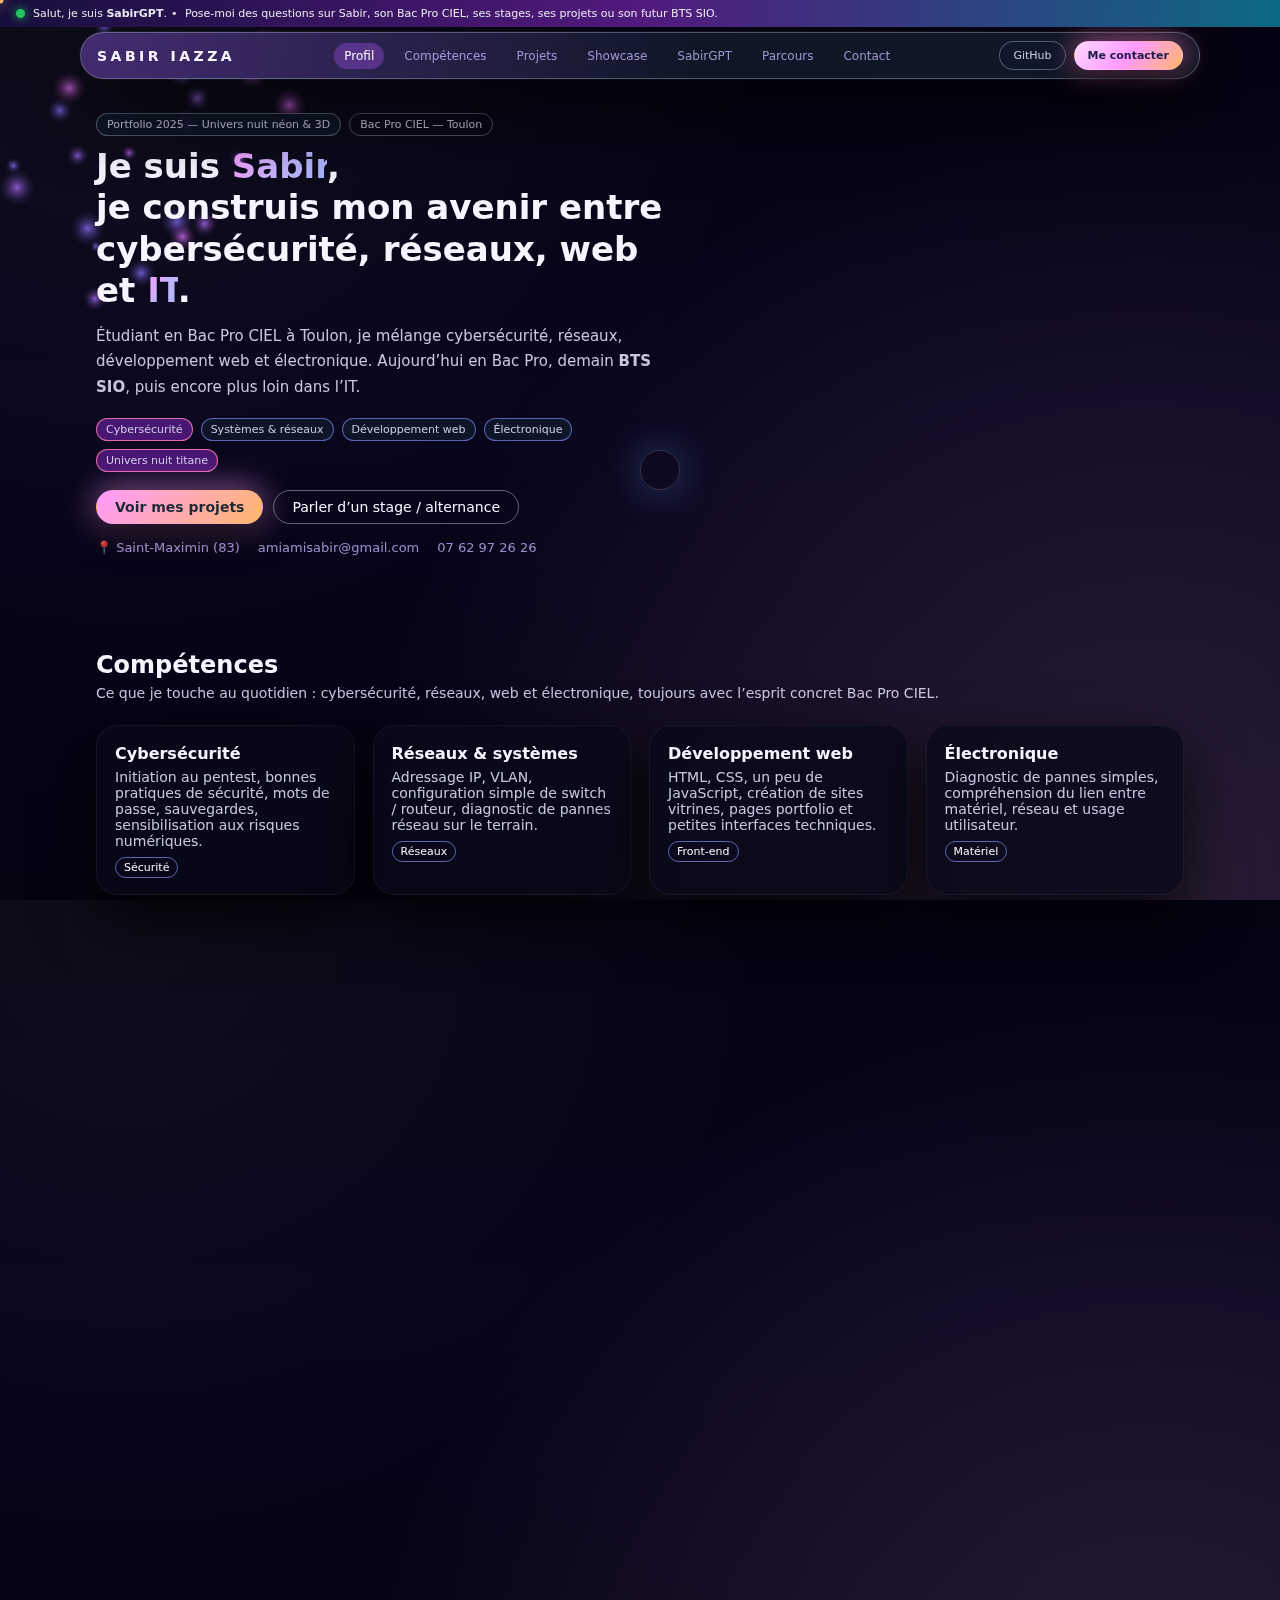
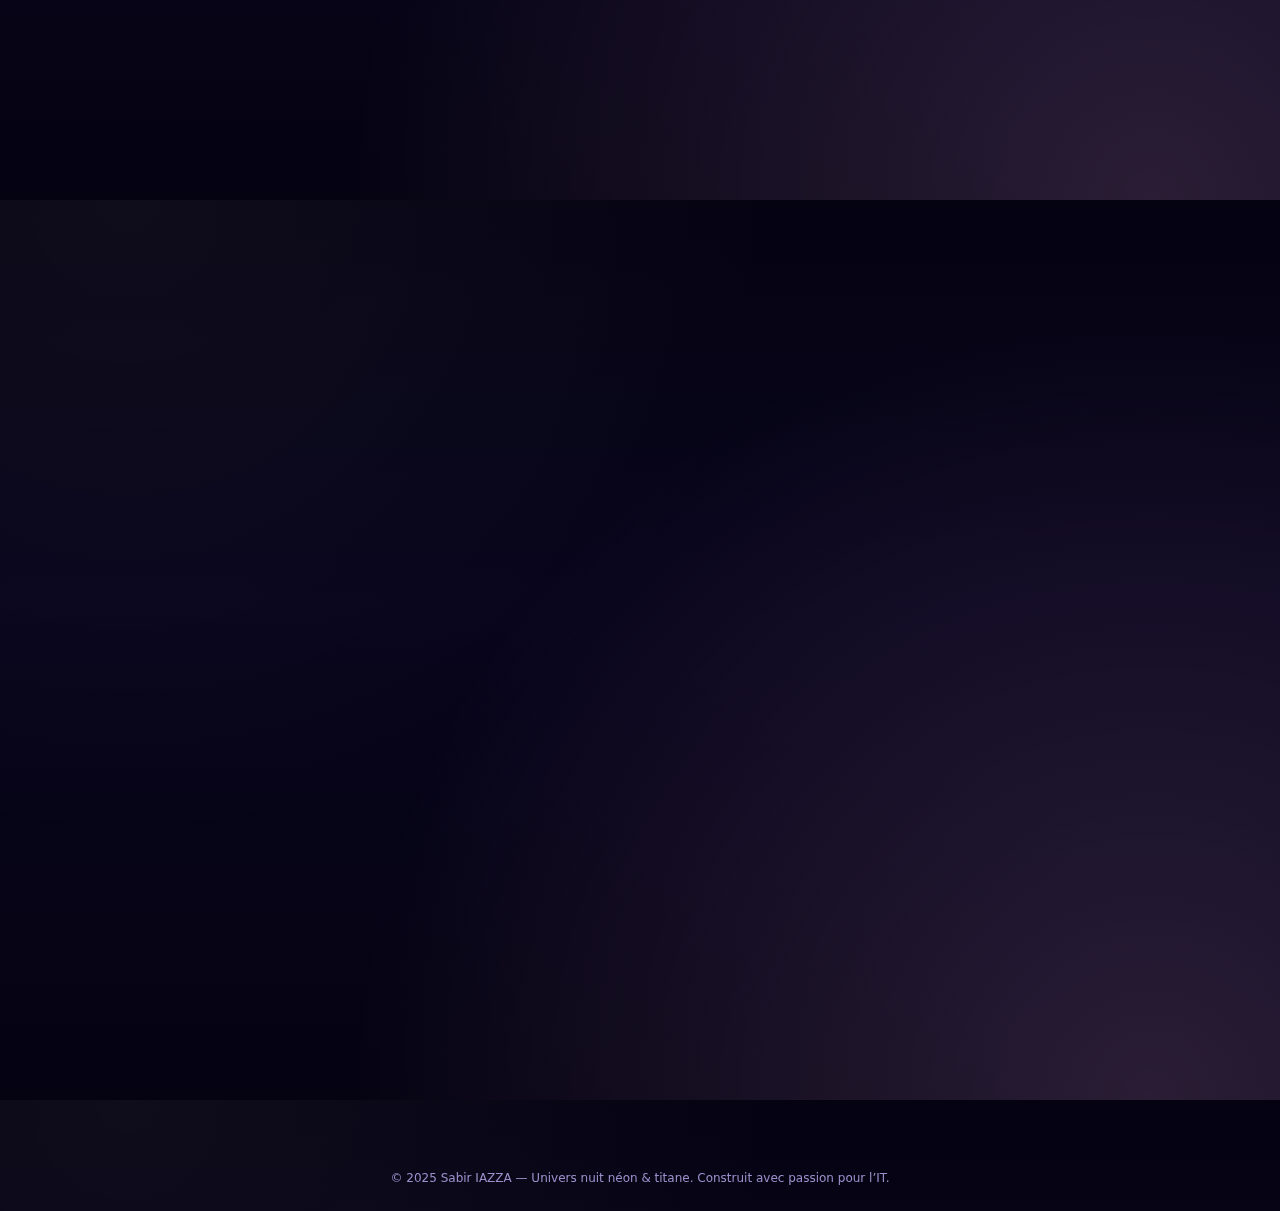
<file: index.html>
<!DOCTYPE html>
<html lang="fr">
  <head>
    <meta charset="UTF-8" />
    <title>Sabir IAZZA – Portfolio Bac Pro CIEL</title>
    <meta
      name="description"
      content="Portfolio de Sabir IAZZA – Bac Pro CIEL à Toulon, cybersécurité, réseaux, développement web, électronique, projets & stages."
    />
    <meta name="viewport" content="width=device-width, initial-scale=1" />
    <link rel="stylesheet" href="style.css" />
  </head>
  <body>
    <!-- Curseur custom -->
    <div class="cursor-dot"></div>
    <div class="cursor-ring"></div>

    <!-- Canvas fond animé -->
    <canvas id="bg-orbit"></canvas>

    <!-- Barre notif SabirGPT -->
    <div class="top-banner">
      <span class="top-banner__dot"></span>
      <span class="top-banner__text">
        Salut, je suis <strong>SabirGPT</strong>.<span class="top-banner__sep">•</span> Pose-moi des
        questions sur Sabir, son Bac Pro CIEL, ses stages, ses projets ou son futur BTS SIO.
      </span>
    </div>

    <!-- HEADER -->
    <header class="site-header">
      <div class="nav-inner">
        <a href="#profil" class="nav-logo">SABIR IAZZA</a>

        <nav class="nav-main">
          <a href="#profil" class="nav-link active">Profil</a>
          <a href="#competences" class="nav-link">Compétences</a>
          <a href="#projets" class="nav-link">Projets</a>
          <a href="#showcase" class="nav-link">Showcase</a>
          <a href="#sabirgpt" class="nav-link">SabirGPT</a>
          <a href="#parcours" class="nav-link">Parcours</a>
          <a href="#contact" class="nav-link">Contact</a>
        </nav>

        <div class="nav-actions">
          <a href="https://github.com/Sabirou" target="_blank" class="nav-pill">GitHub</a>
          <a href="#contact" class="nav-pill nav-pill-main">Me contacter</a>
        </div>

        <button class="nav-burger" aria-label="Menu">
          <span></span><span></span><span></span>
        </button>
      </div>
    </header>

    <main>
      <!-- HERO / PROFIL -->
      <section id="profil" class="section hero">
        <div class="hero-layout">
          <!-- Texte -->
          <div class="hero-text reveal fade-up">
            <div class="hero-labels">
              <span class="hero-chip">Portfolio 2025 — Univers nuit néon &amp; 3D</span>
              <span class="hero-chip hero-chip-outline">Bac Pro CIEL — Toulon</span>
            </div>

            <h1 class="hero-title">
              Je suis <span class="hero-highlight">Sabir</span>,<br />
              je construis mon avenir entre<br />
              cybersécurité, réseaux, web et <span class="hero-highlight">IT</span>.
            </h1>

            <p class="hero-sub">
              Étudiant en Bac Pro CIEL à Toulon, je mélange cybersécurité, réseaux, développement web
              et électronique. Aujourd’hui en Bac Pro, demain
              <strong>BTS SIO</strong>, puis encore plus loin dans l’IT.
            </p>

            <div class="hero-tags">
              <span class="pill pill-soft">Cybersécurité</span>
              <span class="pill">Systèmes &amp; réseaux</span>
              <span class="pill">Développement web</span>
              <span class="pill">Électronique</span>
              <span class="pill pill-soft">Univers nuit titane</span>
            </div>

            <div class="hero-actions">
              <a href="#projets" class="btn btn-main">Voir mes projets</a>
              <a href="#contact" class="btn btn-outline">Parler d’un stage / alternance</a>
            </div>

            <div class="hero-meta">
              <span>📍 Saint-Maximin (83)</span>
              <a href="mailto:amiamisabir@gmail.com">amiamisabir@gmail.com</a>
              <a href="tel:+33762972626">07 62 97 26 26</a>
            </div>
          </div>

          <!-- Panel visuel -->
          <div class="hero-panel reveal mask-y">
            <div class="hero-phone">
              <div class="hero-phone-header">
                <span class="hero-phone-dot"></span>
                <span class="hero-phone-status">Sabir • Nuit néon</span>
              </div>
              <div class="hero-phone-screen">
                <img
                  src="hero-portrait.png"
                  alt="Portrait stylisé de Sabir"
                  class="hero-phone-img"
                  loading="lazy"
                />
              </div>
              <div class="hero-phone-footer">
                <span class="hero-phone-label">Vue héros • Nuit &amp; glow</span>
              </div>
            </div>

            <div class="panel-footer-text">
              Univers visuel inspiré des interfaces Apple / Tesla, néons violets &amp; crème soft,
              pensé pour être fluide sur mobile &amp; desktop.
            </div>
          </div>
        </div>
      </section>

      <!-- COMPÉTENCES -->
      <section id="competences" class="section">
        <div class="section-header reveal fade-up">
          <h2>Compétences</h2>
          <p>
            Ce que je touche au quotidien : cybersécurité, réseaux, web et électronique, toujours avec
            l’esprit concret Bac Pro CIEL.
          </p>
        </div>

        <div class="grid skills-grid">
          <article class="card reveal blur-up">
            <h3>Cybersécurité</h3>
            <p>
              Initiation au pentest, bonnes pratiques de sécurité, mots de passe, sauvegardes,
              sensibilisation aux risques numériques.
            </p>
            <span class="tag">Sécurité</span>
          </article>

          <article class="card reveal blur-up">
            <h3>Réseaux &amp; systèmes</h3>
            <p>
              Adressage IP, VLAN, configuration simple de switch / routeur, diagnostic de pannes
              réseau sur le terrain.
            </p>
            <span class="tag">Réseaux</span>
          </article>

          <article class="card reveal blur-up">
            <h3>Développement web</h3>
            <p>
              HTML, CSS, un peu de JavaScript, création de sites vitrines, pages portfolio et petites
              interfaces techniques.
            </p>
            <span class="tag">Front-end</span>
          </article>

          <article class="card reveal blur-up">
            <h3>Électronique</h3>
            <p>
              Diagnostic de pannes simples, compréhension du lien entre matériel, réseau et usage
              utilisateur.
            </p>
            <span class="tag">Matériel</span>
          </article>
        </div>
      </section>

      <!-- PROJETS & STAGES -->
      <section id="projets" class="section">
        <div class="section-header reveal fade-up">
          <h2>Projets &amp; stages</h2>
          <p>Un aperçu de ce que j’ai déjà fait en entreprise ou en projets perso.</p>
        </div>

        <div class="grid projects-grid">
          <article class="card reveal fade-up">
            <h3>Réparation de téléphones</h3>
            <p>
              Diagnostic, changement d’écrans &amp; de batteries, tests après intervention et accueil
              client.
            </p>
            <span class="tag">Stage — 2024</span>
          </article>

          <article class="card reveal fade-up">
            <h3>Stage technicien fibre optique</h3>
            <p>
              Préparation du matériel, aide au raccordement, sécurité sur le terrain, tests de
              connexion et mesure de débit.
            </p>
            <span class="tag">Stage — Télécom 2023</span>
          </article>

          <article class="card reveal fade-up">
            <h3>Portfolio &amp; SabirGPT</h3>
            <p>
              Conception d’un site complet, design nuit titane &amp; néon, IA perso qui présente mon
              profil et mon parcours.
            </p>
            <span class="tag">Projet perso</span>
          </article>
        </div>
      </section>

      <!-- SHOWCASE VISUEL -->
      <section id="showcase" class="section">
        <div class="section-header reveal fade-up">
          <h2>Showcase animé</h2>
          <p>Aperçu visuel de mon univers : interface, data, IA &amp; réparation smartphone.</p>
        </div>

        <div class="grid showcase-grid">
          <!-- SabirGPT UI -->
          <article class="card showcase-card reveal mask-y">
            <div class="showcase-pill">SabirGPT</div>
            <h3>Interface SabirGPT</h3>
            <p>IA perso qui répond sur mon profil, mes stages et mes objectifs.</p>
            <div class="showcase-media">
              <img
                src="sabirgpt-ui.png"
                alt="Interface SabirGPT"
                loading="lazy"
              />
            </div>
          </article>

          <!-- Interface technique / réseau -->
          <article class="card showcase-card reveal mask-y">
            <div class="showcase-pill">Tech / Data</div>
            <h3>Interface technique réseau / dashboard</h3>
            <p>Dashboard inspiré des interfaces pro : monitoring, data &amp; glow néon.</p>
            <div class="showcase-media">
              <img
                src="network-dashboard.png"
                alt="Dashboard réseau Sabir"
                loading="lazy"
              />
            </div>
          </article>

          <!-- Réparation smartphone -->
          <article class="card showcase-card reveal mask-y">
            <div class="showcase-pill">Réparation</div>
            <h3>Réparation smartphone</h3>
            <p>Animation autour du changement d’écran et de tests techniques.</p>
            <div class="showcase-media">
              <img
                src="devices-showcase.png"
                alt="Showcase appareils & réparation"
                loading="lazy"
              />
            </div>
          </article>
        </div>
      </section>

      <!-- SABIRGPT IA -->
      <section id="sabirgpt" class="section ia-section">
        <div class="section-header reveal fade-up">
          <h2>SabirGPT – mon IA perso</h2>
          <p>
            Une IA qui connaît mon parcours, mes stages et mes objectifs. Tu peux lui poser des
            questions comme si tu me parlais directement.
          </p>
        </div>

        <div class="ia-layout">
          <div class="card reveal blur-up">
            <h3>Comment fonctionne SabirGPT ?</h3>
            <ul class="ia-list">
              <li>SabirGPT connaît bien mon profil : mon âge, mon Bac Pro CIEL et mes stages.</li>
              <li>
                Elle peut détailler mes stages (fibre optique, téléphone, bâtiment…), mes objectifs
                (BTS SIO) et ce que j’ai appris.
              </li>
              <li>
                Elle t’explique mon projet d’orientation, mes points forts et ce que je veux faire
                après le Bac.
              </li>
              <li>Parfait pour un jury, un tuteur ou une entreprise qui veut mieux me connaître.</li>
            </ul>
          </div>

          <div class="card ia-ui reveal blur-up">
            <div class="ia-ui-header">
              <div class="ia-ui-title">
                <span class="ia-dot"></span>
                <span>SabirGPT</span>
              </div>
              <div class="ia-ui-mode">Mode : Auto</div>
            </div>

            <div id="ia-chat" class="ia-chat">
              <div class="ia-message ia-message-bot">
                Salut, je suis SabirGPT 🤖. Pose-moi des questions sur Sabir, son Bac Pro CIEL, ses
                stages ou son orientation.
              </div>
            </div>

            <form id="ia-form" class="ia-form" autocomplete="off">
              <input
                id="ia-input"
                class="ia-input"
                type="text"
                placeholder="Ex : Quel âge a Sabir ? Que veut-il faire après le Bac ?"
              />
              <button class="btn btn-main" type="submit">Envoyer</button>
            </form>
          </div>
        </div>
      </section>

      <!-- PARCOURS -->
      <section id="parcours" class="section">
        <div class="section-header reveal fade-up">
          <h2>Parcours</h2>
          <p>Mon chemin actuel : Bac Pro CIEL à Toulon, stages terrain et objectif BTS SIO.</p>
        </div>

        <div class="timeline reveal mask-x">
          <div class="timeline-item">
            <div class="timeline-dot"></div>
            <div class="timeline-content">
              <h3>Terminale Bac Pro CIEL</h3>
              <p>Lycée à Toulon — cybersécurité, réseaux, informatique &amp; électronique.</p>
              <span class="tag">2024 — 2025</span>
            </div>
          </div>

          <div class="timeline-item">
            <div class="timeline-dot"></div>
            <div class="timeline-content">
              <h3>Stages en entreprise</h3>
              <p>
                Fibre optique, réparation de téléphones, découverte de l’informatique en situation
                réelle.
              </p>
              <span class="tag">2022 — 2024</span>
            </div>
          </div>

          <div class="timeline-item">
            <div class="timeline-dot"></div>
            <div class="timeline-content">
              <h3>Objectif : BTS SIO</h3>
              <p>
                Continuer en BTS SIO pour aller plus loin en développement, systèmes &amp; réseaux,
                avec un pied dans la cybersécurité.
              </p>
              <span class="tag">Suite logique</span>
            </div>
          </div>
        </div>
      </section>

      <!-- CONTACT -->
      <section id="contact" class="section contact-section">
        <div class="card contact-card reveal fade-up">
          <h2>Contact</h2>
          <p>
            Un projet, un stage, une alternance ou une question ? On discute. Je suis réactif par
            mail et téléphone.
          </p>

          <div class="contact-grid">
            <div class="contact-info">
              <p><strong>Mail :</strong> <a href="mailto:amiamisabir@gmail.com">amiamisabir@gmail.com</a></p>
              <p><strong>Téléphone :</strong> <a href="tel:+33762972626">07 62 97 26 26</a></p>
              <p><strong>Ville :</strong> Saint-Maximin (83)</p>
            </div>

            <form class="contact-form" onsubmit="return false;">
              <input type="text" placeholder="Nom" />
              <input type="email" placeholder="Email" />
              <textarea rows="3" placeholder="Votre message..."></textarea>
              <button class="btn btn-main" type="submit">Envoyer (maquette)</button>
            </form>
          </div>
        </div>
      </section>
    </main>

    <!-- FOOTER -->
    <footer class="site-footer">
      <p>© 2025 Sabir IAZZA — Univers nuit néon &amp; titane. Construit avec passion pour l’IT.</p>
    </footer>

    <script src="script.js" defer></script>
  </body>
</html>
</file>
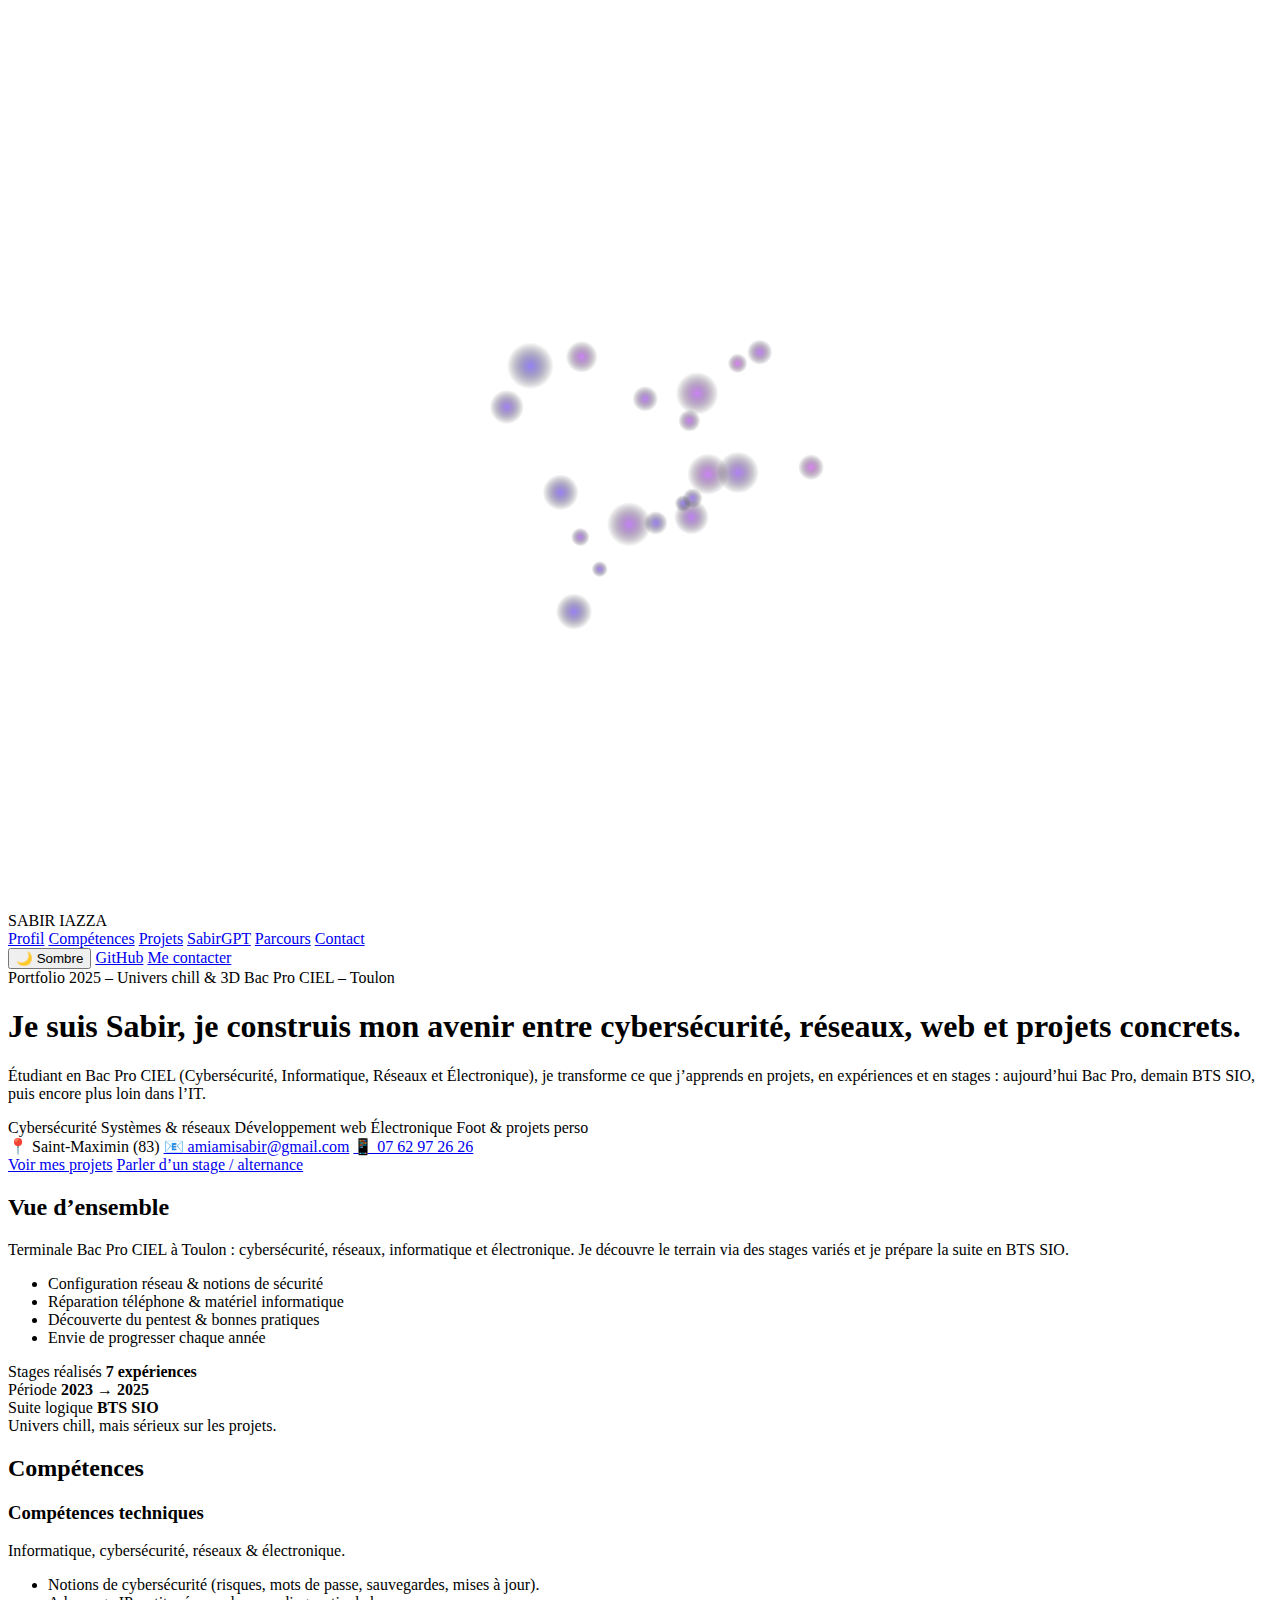
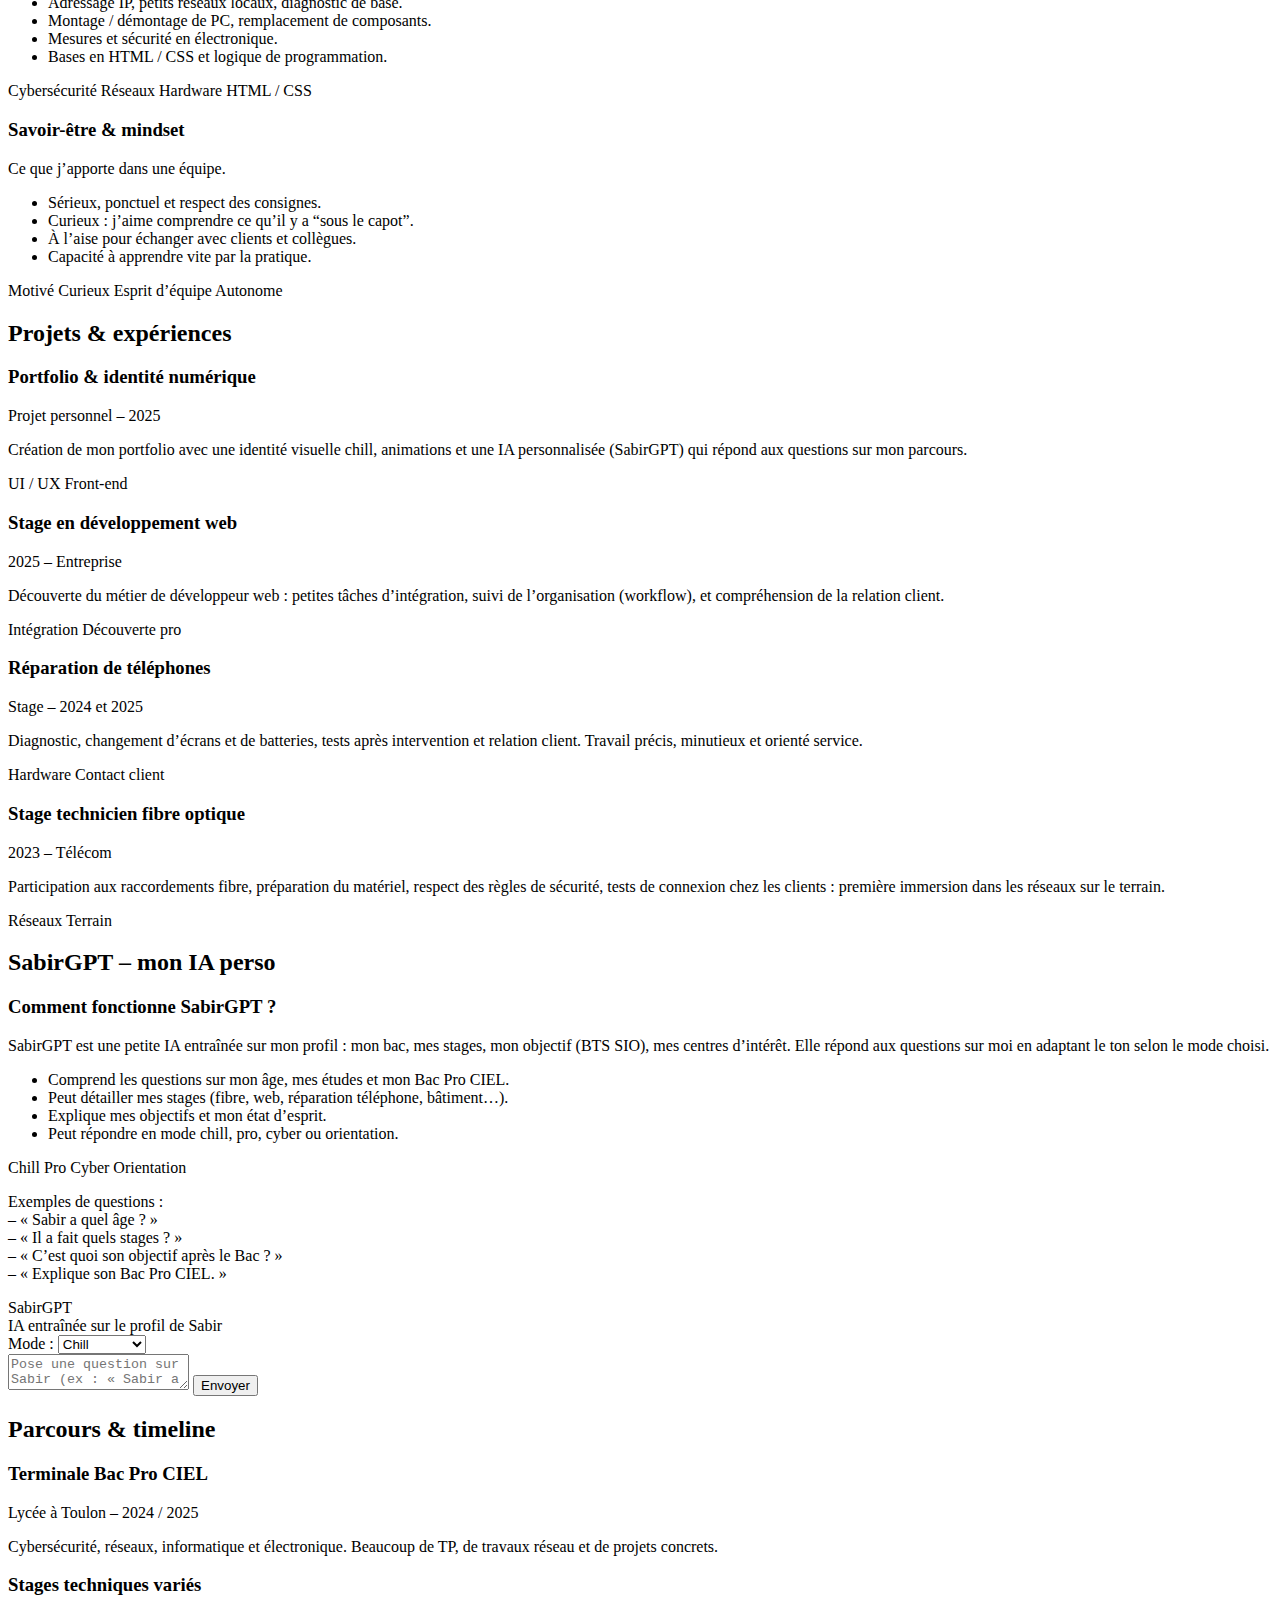
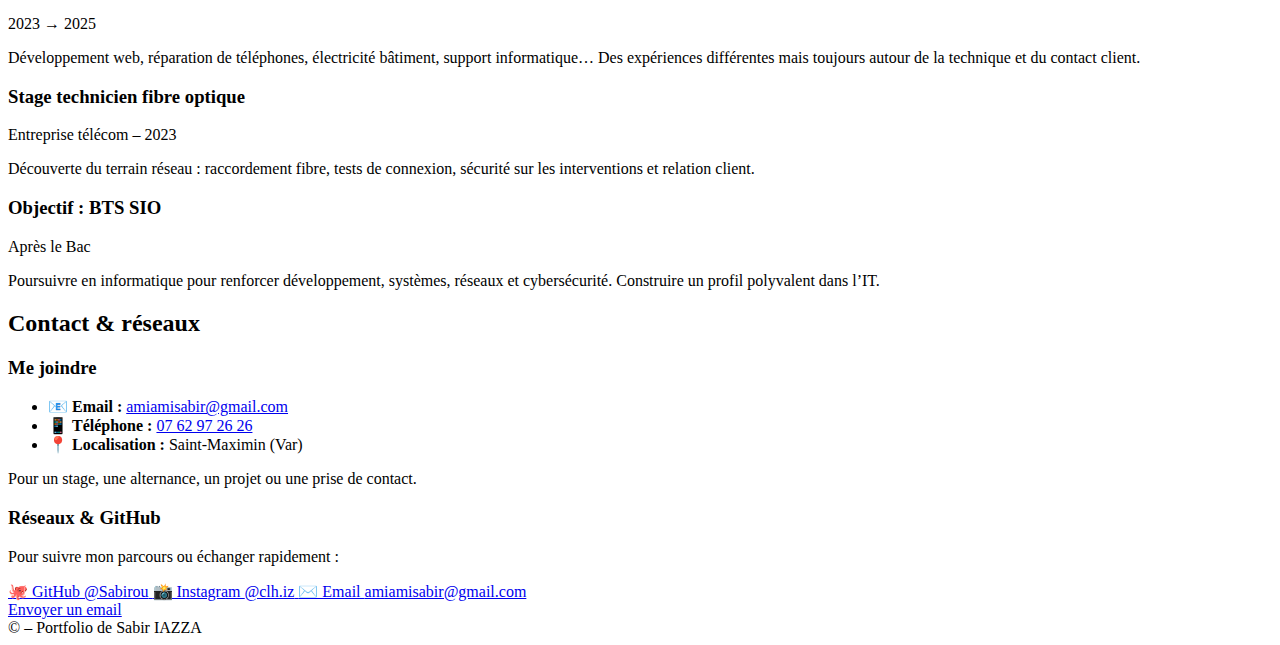
<file: 2index.html>
<!DOCTYPE html>
<html lang="fr">
<head>
  <meta charset="UTF-8" />
  <meta name="viewport" content="width=device-width, initial-scale=1.0" />
  <title>Portfolio – Sabir IAZZA</title>
  <meta name="description" content="Portfolio de Sabir IAZZA, Bac Pro CIEL à Toulon, passionné de cybersécurité, réseaux, web et électronique.">
  <link rel="stylesheet" href="style-portfolio.css">
</head>

<body data-theme="dark">
  <canvas id="bg-orbit" aria-hidden="true"></canvas>

  <!-- HEADER -->
  <header class="site-header">
    <div class="nav-inner">
      <div class="nav-left">
        <span class="nav-logo">SABIR IAZZA</span>
      </div>

      <nav class="nav-main" aria-label="Navigation principale">
        <a href="#profil" class="nav-link active">Profil</a>
        <a href="#competences" class="nav-link">Compétences</a>
        <a href="#projets" class="nav-link">Projets</a>
        <a href="#ia" class="nav-link">SabirGPT</a>
        <a href="#parcours" class="nav-link">Parcours</a>
        <a href="#contact" class="nav-link">Contact</a>
      </nav>

      <div class="nav-actions">
        <button id="theme-toggle" class="btn-ghost" type="button">🌙 Sombre</button>
        <a href="https://github.com/Sabirou" target="_blank" rel="noopener" class="btn-ghost">GitHub</a>
        <a href="#contact" class="btn-primary">Me contacter</a>
      </div>
    </div>
  </header>

  <main class="page-shell">
    <!-- HERO / PROFIL -->
    <section id="profil" class="section hero section-visible">
      <div class="hero-left">
        <div class="hero-chip-row">
          <span class="chip">Portfolio 2025 – Univers chill & 3D</span>
          <span class="chip">Bac Pro CIEL – Toulon</span>
        </div>

        <h1 class="hero-title">
          Je suis <span>Sabir</span>, je construis mon avenir entre
          cybersécurité, réseaux, web et projets concrets.
        </h1>

        <p class="hero-subtitle">
          Étudiant en Bac Pro CIEL (Cybersécurité, Informatique, Réseaux et Électronique),
          je transforme ce que j’apprends en projets, en expériences et en stages :
          aujourd’hui Bac Pro, demain BTS SIO, puis encore plus loin dans l’IT.
        </p>

        <div class="hero-tags">
          <span class="tag">Cybersécurité</span>
          <span class="tag">Systèmes & réseaux</span>
          <span class="tag">Développement web</span>
          <span class="tag">Électronique</span>
          <span class="tag">Foot & projets perso</span>
        </div>

        <div class="hero-contact">
          <span>📍 Saint-Maximin (83)</span>
          <a href="mailto:amiamisabir@gmail.com">📧 amiamisabir@gmail.com</a>
          <a href="tel:+33762972626">📱 07 62 97 26 26</a>
        </div>

        <div class="hero-cta-row">
          <a href="#projets" class="btn-primary">Voir mes projets</a>
          <a href="#contact" class="btn-ghost">Parler d’un stage / alternance</a>
        </div>
      </div>

      <!-- Carte 3D à droite -->
      <div class="hero-right">
        <div class="hero-card-3d">
          <div class="hero-orbit"></div>
          <div class="hero-card">
            <h2>Vue d’ensemble</h2>
            <p>
              Terminale Bac Pro CIEL à Toulon : cybersécurité, réseaux, informatique
              et électronique. Je découvre le terrain via des stages variés et je
              prépare la suite en BTS SIO.
            </p>
            <ul class="hero-list">
              <li>Configuration réseau & notions de sécurité</li>
              <li>Réparation téléphone & matériel informatique</li>
              <li>Découverte du pentest & bonnes pratiques</li>
              <li>Envie de progresser chaque année</li>
            </ul>

            <div class="kpi-grid">
              <div class="kpi">
                <span class="kpi-label">Stages réalisés</span>
                <strong>7 expériences</strong>
              </div>
              <div class="kpi">
                <span class="kpi-label">Période</span>
                <strong>2023 → 2025</strong>
              </div>
              <div class="kpi">
                <span class="kpi-label">Suite logique</span>
                <strong>BTS SIO</strong>
              </div>
            </div>

            <div class="hero-card-footer">
              Univers chill, mais sérieux sur les projets.
            </div>
          </div>
        </div>
      </div>
    </section>

    <!-- COMPÉTENCES -->
    <section id="competences" class="section">
      <div class="section-header">
        <span class="section-dot"></span>
        <h2>Compétences</h2>
      </div>

      <div class="grid-2">
        <article class="card">
          <h3>Compétences techniques</h3>
          <p class="muted">Informatique, cybersécurité, réseaux & électronique.</p>
          <ul class="list">
            <li>Notions de cybersécurité (risques, mots de passe, sauvegardes, mises à jour).</li>
            <li>Adressage IP, petits réseaux locaux, diagnostic de base.</li>
            <li>Montage / démontage de PC, remplacement de composants.</li>
            <li>Mesures et sécurité en électronique.</li>
            <li>Bases en HTML / CSS et logique de programmation.</li>
          </ul>
          <div class="pill-row">
            <span class="pill">Cybersécurité</span>
            <span class="pill">Réseaux</span>
            <span class="pill">Hardware</span>
            <span class="pill">HTML / CSS</span>
          </div>
        </article>

        <article class="card">
          <h3>Savoir-être & mindset</h3>
          <p class="muted">Ce que j’apporte dans une équipe.</p>
          <ul class="list">
            <li>Sérieux, ponctuel et respect des consignes.</li>
            <li>Curieux : j’aime comprendre ce qu’il y a “sous le capot”.</li>
            <li>À l’aise pour échanger avec clients et collègues.</li>
            <li>Capacité à apprendre vite par la pratique.</li>
          </ul>
          <div class="pill-row">
            <span class="pill">Motivé</span>
            <span class="pill">Curieux</span>
            <span class="pill">Esprit d’équipe</span>
            <span class="pill">Autonome</span>
          </div>
        </article>
      </div>
    </section>

    <!-- PROJETS & EXPÉRIENCES -->
    <section id="projets" class="section">
      <div class="section-header">
        <span class="section-dot"></span>
        <h2>Projets & expériences</h2>
      </div>

      <div class="grid-2">
        <article class="card card-project">
          <h3>Portfolio & identité numérique</h3>
          <p class="muted">Projet personnel – 2025</p>
          <p>
            Création de mon portfolio avec une identité visuelle chill, animations
            et une IA personnalisée (SabirGPT) qui répond aux questions sur mon parcours.
          </p>
          <div class="pill-row">
            <span class="pill">UI / UX</span>
            <span class="pill">Front-end</span>
          </div>
        </article>

        <article class="card card-project">
          <h3>Stage en développement web</h3>
          <p class="muted">2025 – Entreprise</p>
          <p>
            Découverte du métier de développeur web : petites tâches d’intégration,
            suivi de l’organisation (workflow), et compréhension de la relation client.
          </p>
          <div class="pill-row">
            <span class="pill">Intégration</span>
            <span class="pill">Découverte pro</span>
          </div>
        </article>

        <article class="card card-project">
          <h3>Réparation de téléphones</h3>
          <p class="muted">Stage – 2024 et 2025</p>
          <p>
            Diagnostic, changement d’écrans et de batteries, tests après
            intervention et relation client. Travail précis, minutieux
            et orienté service.
          </p>
          <div class="pill-row">
            <span class="pill">Hardware</span>
            <span class="pill">Contact client</span>
          </div>
        </article>

        <article class="card card-project">
          <h3>Stage technicien fibre optique</h3>
          <p class="muted">2023 – Télécom</p>
          <p>
            Participation aux raccordements fibre, préparation du matériel,
            respect des règles de sécurité, tests de connexion chez les clients :
            première immersion dans les réseaux sur le terrain.
          </p>
          <div class="pill-row">
            <span class="pill">Réseaux</span>
            <span class="pill">Terrain</span>
          </div>
        </article>
      </div>
    </section>

    <!-- SABIRGPT -->
    <section id="ia" class="section">
      <div class="section-header">
        <span class="section-dot"></span>
        <h2>SabirGPT – mon IA perso</h2>
      </div>

      <div class="ai-layout">
        <article class="card ai-info">
          <h3>Comment fonctionne SabirGPT ?</h3>
          <p class="muted">
            SabirGPT est une petite IA entraînée sur mon profil : mon bac, mes stages,
            mon objectif (BTS SIO), mes centres d’intérêt. Elle répond aux questions
            sur moi en adaptant le ton selon le mode choisi.
          </p>
          <ul class="list">
            <li>Comprend les questions sur mon âge, mes études et mon Bac Pro CIEL.</li>
            <li>Peut détailler mes stages (fibre, web, réparation téléphone, bâtiment…).</li>
            <li>Explique mes objectifs et mon état d’esprit.</li>
            <li>Peut répondre en mode chill, pro, cyber ou orientation.</li>
          </ul>

          <div class="pill-row">
            <span class="pill">Chill</span>
            <span class="pill">Pro</span>
            <span class="pill">Cyber</span>
            <span class="pill">Orientation</span>
          </div>

          <p class="muted small">
            Exemples de questions :<br>
            – « Sabir a quel âge ? »<br>
            – « Il a fait quels stages ? »<br>
            – « C’est quoi son objectif après le Bac ? »<br>
            – « Explique son Bac Pro CIEL. »
          </p>
        </article>

        <article class="card ai-card">
          <div class="ai-header">
            <div>
              <div class="ai-title">SabirGPT</div>
              <div class="ai-subtitle">IA entraînée sur le profil de Sabir</div>
            </div>
            <div class="ai-mode">
              <label for="ai-mode-select">Mode :</label>
              <select id="ai-mode-select">
                <option value="chill">Chill</option>
                <option value="pro">Pro</option>
                <option value="cyber">Cyber</option>
                <option value="orientation">Orientation</option>
              </select>
            </div>
          </div>

          <div id="chat-messages" class="chat-messages"></div>

          <form id="chat-form" class="chat-form" autocomplete="off">
            <textarea
              id="chat-input"
              rows="2"
              placeholder="Pose une question sur Sabir (ex : « Sabir a quel âge ? »)…"
            ></textarea>
            <button type="submit" class="btn-primary chat-send">Envoyer</button>
          </form>
        </article>
      </div>
    </section>

    <!-- PARCOURS -->
    <section id="parcours" class="section">
      <div class="section-header">
        <span class="section-dot"></span>
        <h2>Parcours & timeline</h2>
      </div>

      <div class="timeline">
        <article class="timeline-item">
          <div class="timeline-dot"></div>
          <div class="timeline-content">
            <div class="timeline-header-row">
              <h3>Terminale Bac Pro CIEL</h3>
              <span class="timeline-meta">Lycée à Toulon – 2024 / 2025</span>
            </div>
            <p>
              Cybersécurité, réseaux, informatique et électronique.
              Beaucoup de TP, de travaux réseau et de projets concrets.
            </p>
          </div>
        </article>

        <article class="timeline-item">
          <div class="timeline-dot"></div>
          <div class="timeline-content">
            <div class="timeline-header-row">
              <h3>Stages techniques variés</h3>
              <span class="timeline-meta">2023 → 2025</span>
            </div>
            <p>
              Développement web, réparation de téléphones, électricité bâtiment,
              support informatique… Des expériences différentes mais toujours
              autour de la technique et du contact client.
            </p>
          </div>
        </article>

        <article class="timeline-item">
          <div class="timeline-dot"></div>
          <div class="timeline-content">
            <div class="timeline-header-row">
              <h3>Stage technicien fibre optique</h3>
              <span class="timeline-meta">Entreprise télécom – 2023</span>
            </div>
            <p>
              Découverte du terrain réseau : raccordement fibre, tests de
              connexion, sécurité sur les interventions et relation client.
            </p>
          </div>
        </article>

        <article class="timeline-item">
          <div class="timeline-dot"></div>
          <div class="timeline-content">
            <div class="timeline-header-row">
              <h3>Objectif : BTS SIO</h3>
              <span class="timeline-meta">Après le Bac</span>
            </div>
            <p>
              Poursuivre en informatique pour renforcer développement, systèmes,
              réseaux et cybersécurité. Construire un profil polyvalent dans l’IT.
            </p>
          </div>
        </article>
      </div>
    </section>

    <!-- CONTACT -->
    <section id="contact" class="section">
      <div class="section-header">
        <span class="section-dot"></span>
        <h2>Contact & réseaux</h2>
      </div>

      <div class="grid-2">
        <article class="card">
          <h3>Me joindre</h3>
          <ul class="list contact-list">
            <li>📧 <strong>Email :</strong> <a href="mailto:amiamisabir@gmail.com">amiamisabir@gmail.com</a></li>
            <li>📱 <strong>Téléphone :</strong> <a href="tel:+33762972626">07 62 97 26 26</a></li>
            <li>📍 <strong>Localisation :</strong> Saint-Maximin (Var)</li>
          </ul>
          <p class="muted small">
            Pour un stage, une alternance, un projet ou une prise de contact.
          </p>
        </article>

        <article class="card">
          <h3>Réseaux & GitHub</h3>
          <p class="muted">Pour suivre mon parcours ou échanger rapidement :</p>

          <div class="social-row">
            <a class="social-pill" href="https://github.com/Sabirou" target="_blank" rel="noopener">
              🐙 GitHub <span>@Sabirou</span>
            </a>
            <a class="social-pill" href="https://www.instagram.com/clh.iz" target="_blank" rel="noopener">
              📸 Instagram <span>@clh.iz</span>
            </a>
            <a class="social-pill" href="mailto:amiamisabir@gmail.com">
              ✉️ Email <span>amiamisabir@gmail.com</span>
            </a>
          </div>

          <div class="contact-cta">
            <a href="mailto:amiamisabir@gmail.com" class="btn-primary">Envoyer un email</a>
          </div>
        </article>
      </div>
    </section>
  </main>

  <footer class="site-footer">
    © <span id="year"></span> – Portfolio de Sabir IAZZA
  </footer>

  <script src="script-portfolio.js"></script>
</body>
</html>
</file>
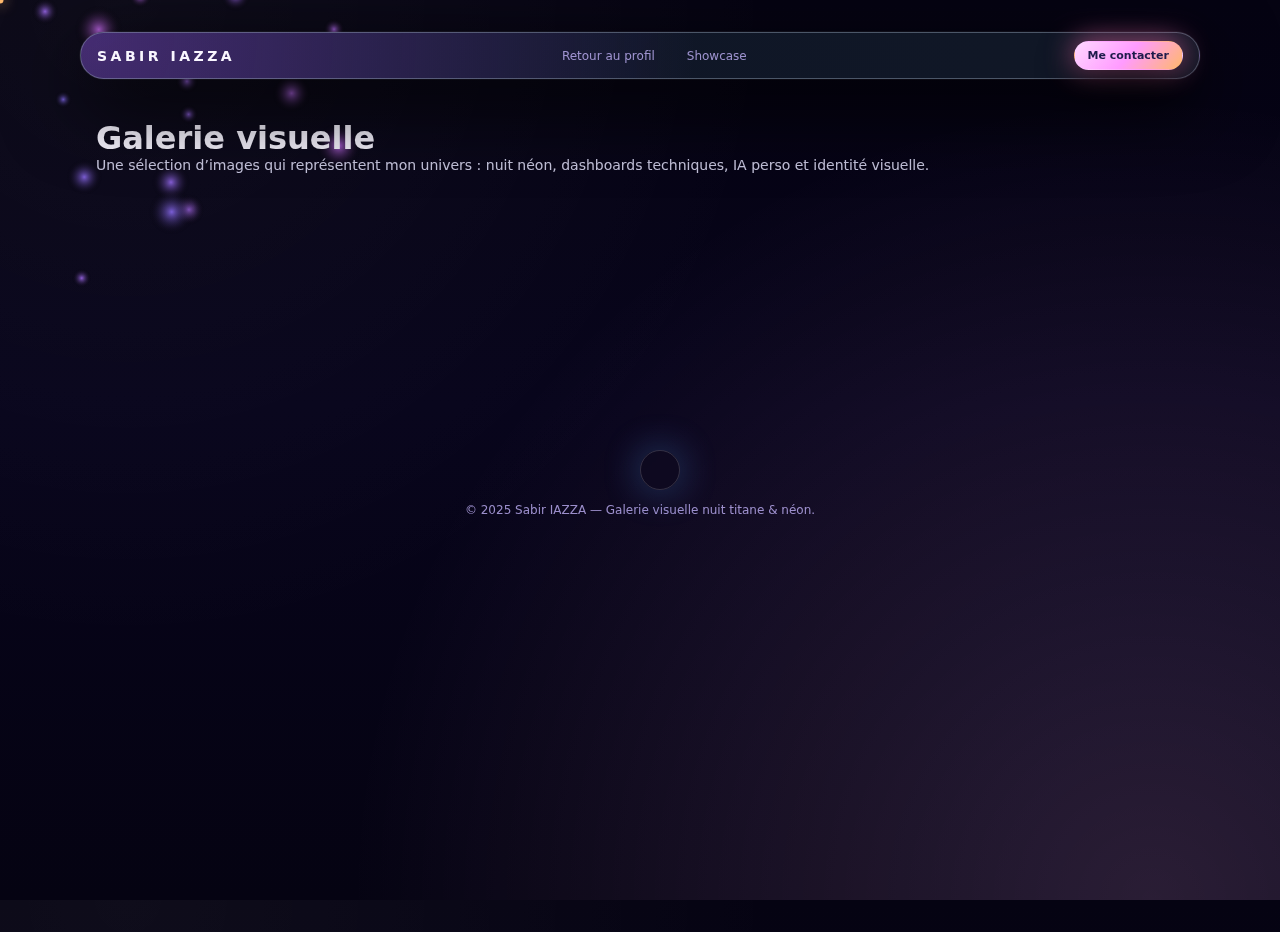
<file: portfolio.html>
<!DOCTYPE html>
<html lang="fr">
  <head>
    <meta charset="UTF-8" />
    <title>Sabir IAZZA – Galerie visuelle</title>
    <meta
      name="description"
      content="Galerie visuelle de Sabir IAZZA : interfaces, dashboards, IA SabirGPT, univers nuit titane & néon."
    />
    <meta name="viewport" content="width=device-width, initial-scale=1" />
    <link rel="stylesheet" href="style.css" />
    <link rel="stylesheet" href="style-portfolio.css" />
  </head>
  <body>
    <div class="cursor-dot"></div>
    <div class="cursor-ring"></div>
    <canvas id="bg-orbit"></canvas>

    <header class="site-header">
      <div class="nav-inner">
        <a href="index.html#profil" class="nav-logo">SABIR IAZZA</a>
        <nav class="nav-main nav-main--portfolio">
          <a href="index.html#profil" class="nav-link">Retour au profil</a>
          <a href="index.html#showcase" class="nav-link">Showcase</a>
        </nav>
        <div class="nav-actions">
          <a href="index.html#contact" class="nav-pill nav-pill-main">Me contacter</a>
        </div>
        <button class="nav-burger" aria-label="Menu">
          <span></span><span></span><span></span>
        </button>
      </div>
    </header>

    <main>
      <section class="section portfolio-hero">
        <div class="section-header reveal fade-up">
          <h1>Galerie visuelle</h1>
          <p>
            Une sélection d’images qui représentent mon univers : nuit néon, dashboards techniques,
            IA perso et identité visuelle.
          </p>
        </div>
      </section>

      <section class="section portfolio-grid-section">
        <div class="portfolio-grid">
          <article class="portfolio-item reveal mask-y">
            <div class="portfolio-media">
              <img src="hero-portrait.png" alt="Portrait stylisé de Sabir" loading="lazy" />
            </div>
            <div class="portfolio-meta">
              <h2>Hero • Nuit &amp; cercle néon</h2>
              <p>Portrait stylisé dans un univers nuit / coucher de soleil &amp; halo bleu.</p>
            </div>
          </article>

          <article class="portfolio-item reveal mask-y">
            <div class="portfolio-media">
              <img src="sabirgpt-ui.png" alt="Interface SabirGPT" loading="lazy" />
            </div>
            <div class="portfolio-meta">
              <h2>SabirGPT • Interface IA perso</h2>
              <p>UI dédiée à mon IA, avec glassmorphism et glow orange / violet.</p>
            </div>
          </article>

          <article class="portfolio-item reveal mask-y">
            <div class="portfolio-media">
              <img src="network-dashboard.png" alt="Dashboard réseau" loading="lazy" />
            </div>
            <div class="portfolio-meta">
              <h2>Dashboard réseau • Tech / Data</h2>
              <p>Interface inspirée des dashboards pro : ping, trafic, upload &amp; download.</p>
            </div>
          </article>

          <article class="portfolio-item reveal mask-y">
            <div class="portfolio-media">
              <img src="devices-showcase.png" alt="Showcase appareils" loading="lazy" />
            </div>
            <div class="portfolio-meta">
              <h2>Showcase appareils &amp; réparation</h2>
              <p>Univers smartphone / écrans, parfait pour illustrer mes stages.</p>
            </div>
          </article>

          <article class="portfolio-item reveal mask-y">
            <div class="portfolio-media">
              <img src="GPTimageLION.png" alt="Lion titane Sabir" loading="lazy" />
            </div>
            <div class="portfolio-meta">
              <h2>Logo Lion • Univers nuit titane</h2>
              <p>Référence visuelle forte : lion glowing, symbole d’énergie &amp; détermination.</p>
            </div>
          </article>

          <article class="portfolio-item reveal mask-y">
            <div class="portfolio-media">
              <img src="titanium-orb.png" alt="Orbe titane" loading="lazy" />
            </div>
            <div class="portfolio-meta">
              <h2>Orbe titane • Chrome / métal</h2>
              <p>Visuel inspiré des interfaces métal / chrome Apple &amp; rendu 3D.</p>
            </div>
          </article>
        </div>
      </section>
    </main>

    <footer class="site-footer">
      <p>© 2025 Sabir IAZZA — Galerie visuelle nuit titane &amp; néon.</p>
    </footer>

    <script src="script-portfolio.js" defer></script>
  </body>
</html>
</file>
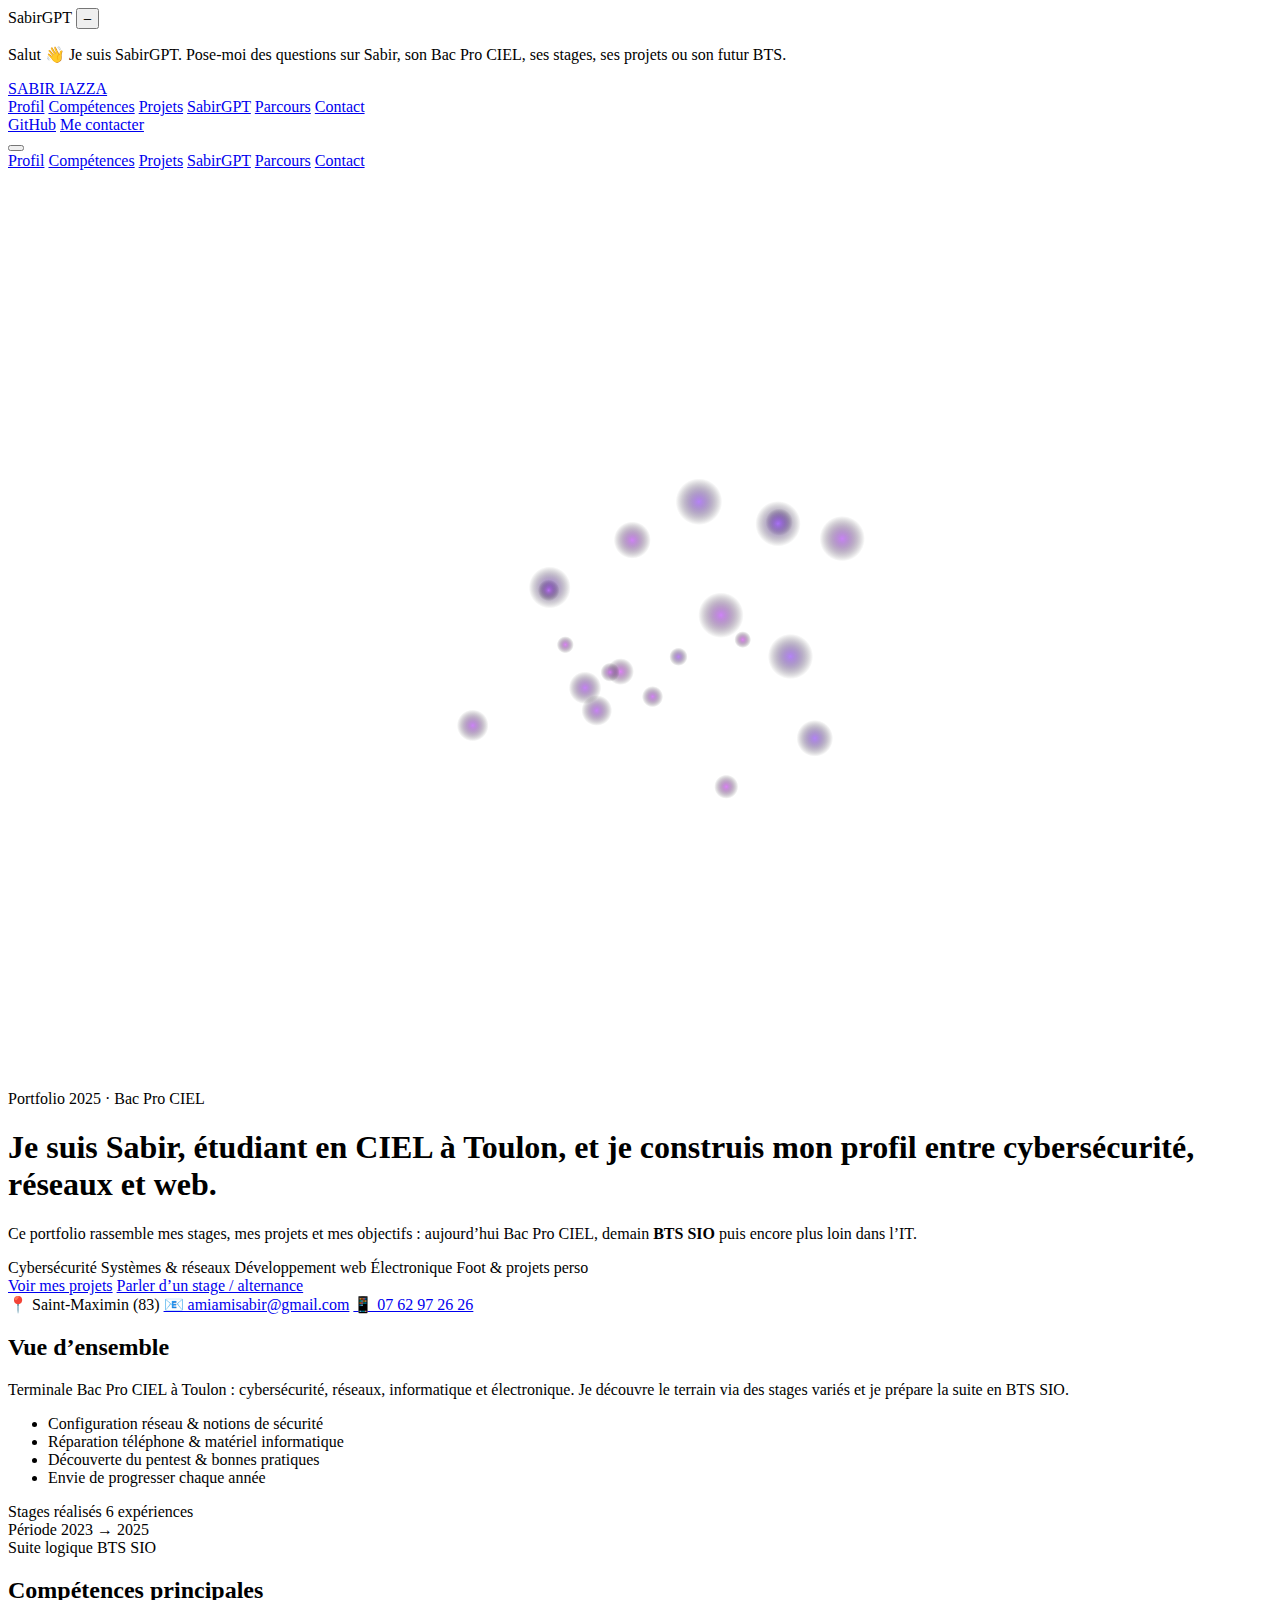
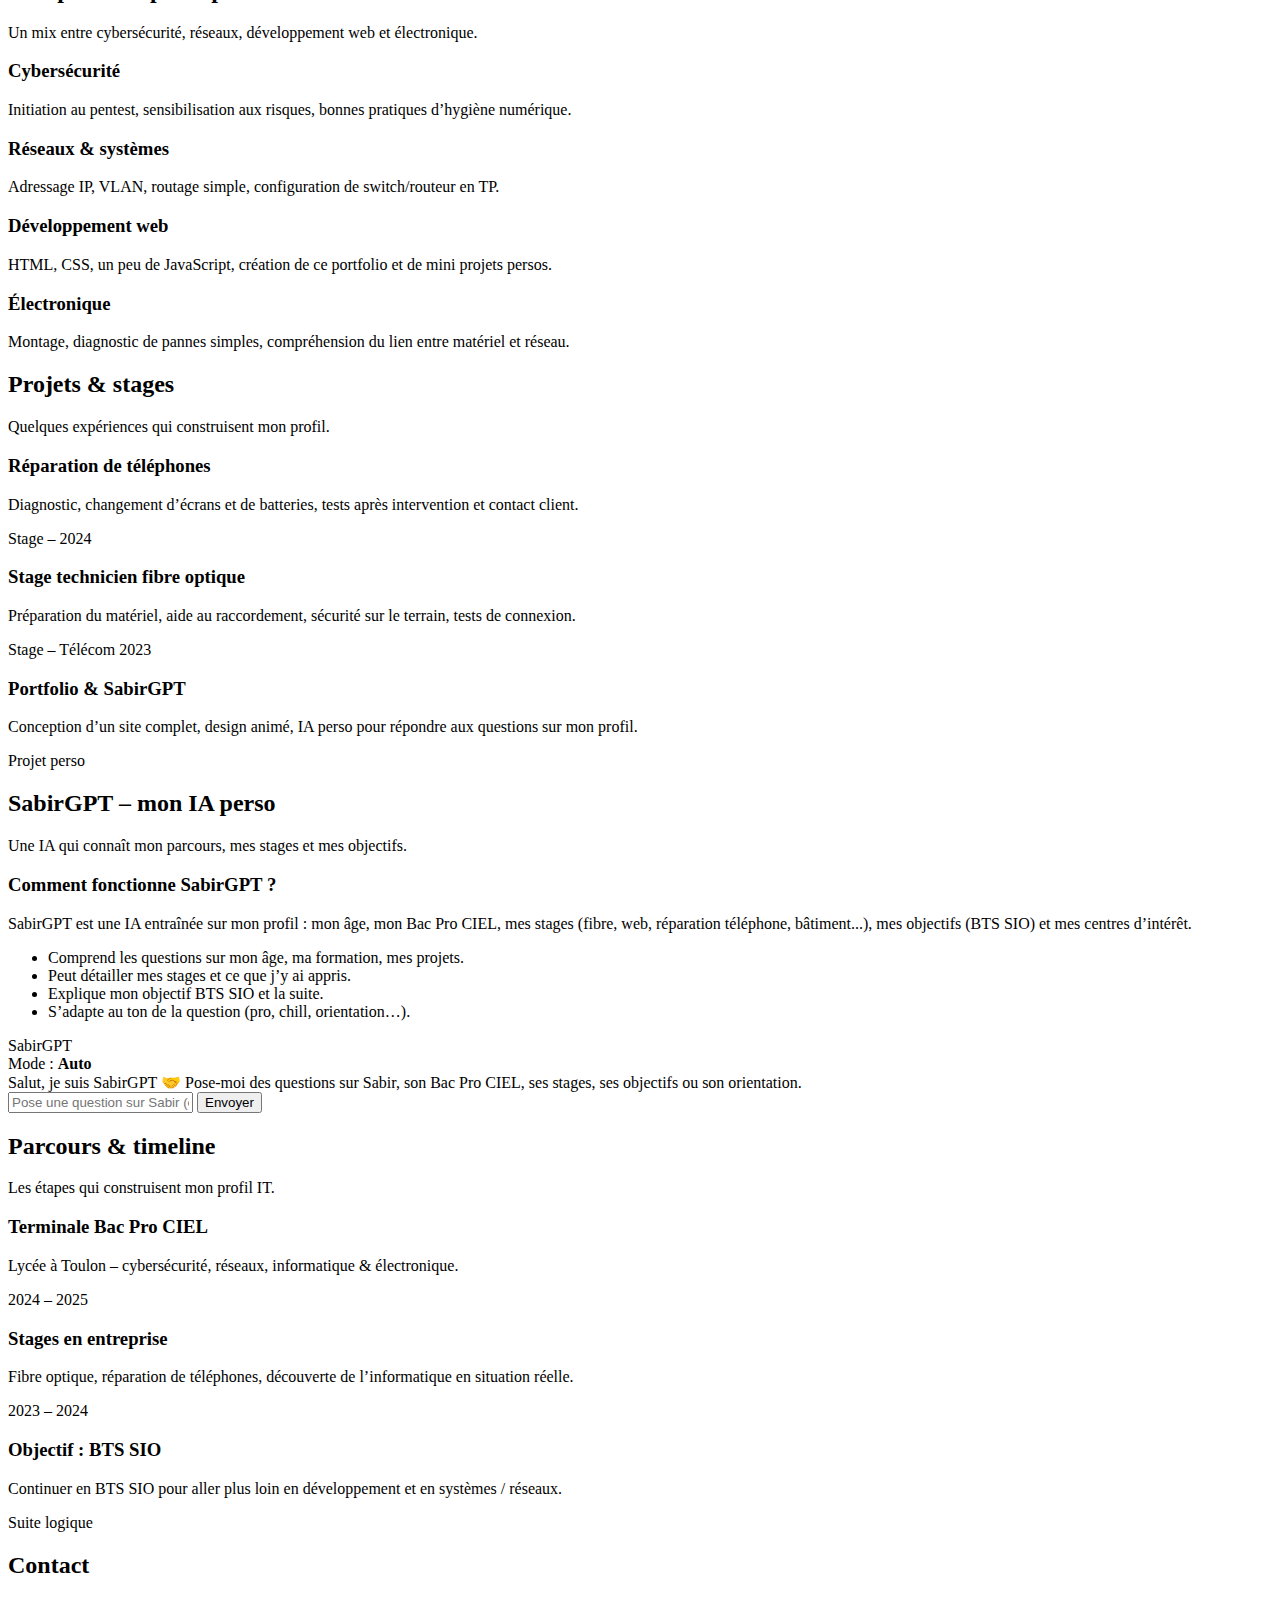
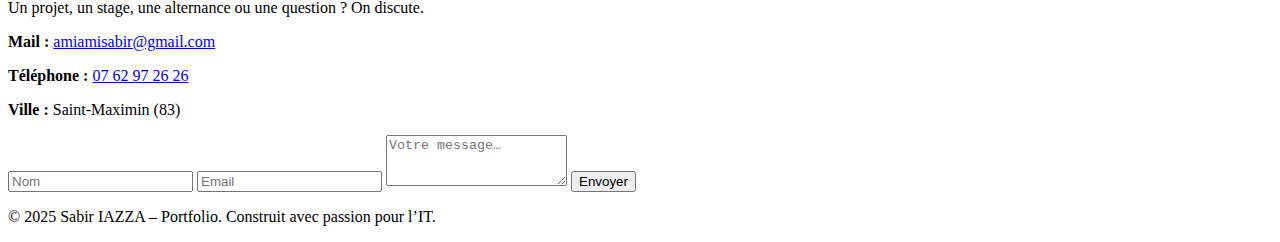
<file: Portfolio.html>
<!DOCTYPE html>
<html lang="fr">
<head>
  <meta charset="UTF-8" />
  <meta name="viewport" content="width=device-width, initial-scale=1.0" />
  <title>Portfolio – Sabir IAZZA</title>
  <meta name="description" content="Portfolio de Sabir IAZZA – cybersécurité, réseaux, web & électronique, Bac Pro CIEL à Toulon.">
  <link rel="stylesheet" href="style-portfolio.css" />
</head>
<body>
  <!-- Curseur custom -->
  <div class="cursor-dot"></div>
  <div class="cursor-ring"></div>

  <!-- Bulle IA -->
  <div class="ia-bubble" id="ia-bubble">
    <div class="ia-bubble-header" id="ia-bubble-header">
      <span class="ia-bubble-title">SabirGPT</span>
      <button class="ia-bubble-minimize" id="ia-toggle" aria-label="Réduire la bulle IA">–</button>
    </div>
    <div class="ia-bubble-body" id="ia-body">
      <p class="ia-bubble-text">
        Salut 👋 Je suis SabirGPT. Pose-moi des questions sur Sabir, son Bac Pro CIEL,
        ses stages, ses projets ou son futur BTS.
      </p>
    </div>
  </div>

  <!-- HEADER -->
  <header class="site-header">
    <div class="nav-inner">
      <a href="index.html" class="nav-logo">SABIR IAZZA</a>

      <nav class="nav-main" aria-label="Navigation principale">
        <a href="#profil" class="nav-link active">Profil</a>
        <a href="#competences" class="nav-link">Compétences</a>
        <a href="#projets" class="nav-link">Projets</a>
        <a href="#ia" class="nav-link">SabirGPT</a>
        <a href="#parcours" class="nav-link">Parcours</a>
        <a href="#contact" class="nav-link">Contact</a>
      </nav>

      <div class="nav-actions">
        <a href="https://github.com/Sabirou/Sabir-Portfolio" class="nav-pill" target="_blank">GitHub</a>
        <a href="#contact" class="nav-pill nav-pill-main">Me contacter</a>
      </div>

      <button class="nav-burger" id="nav-burger" aria-label="Ouvrir le menu">
        <span></span><span></span>
      </button>
    </div>

    <!-- Menu mobile -->
    <nav class="nav-mobile" id="nav-mobile" aria-label="Navigation mobile">
      <a href="#profil" class="nav-link">Profil</a>
      <a href="#competences" class="nav-link">Compétences</a>
      <a href="#projets" class="nav-link">Projets</a>
      <a href="#ia" class="nav-link">SabirGPT</a>
      <a href="#parcours" class="nav-link">Parcours</a>
      <a href="#contact" class="nav-link">Contact</a>
    </nav>
  </header>

  <!-- ARRIÈRE PLAN -->
  <canvas id="bg-orbit" aria-hidden="true"></canvas>

  <main>
    <!-- HERO -->
    <section id="profil" class="section hero">
      <div class="hero-layout">
        <div class="hero-text reveal fade-up">
          <p class="hero-kicker">Portfolio 2025 · Bac Pro CIEL</p>
          <h1 class="hero-title">
            Je suis <span class="hero-highlight">Sabir</span>, étudiant en CIEL à Toulon,
            et je construis mon profil entre cybersécurité, réseaux et web.
          </h1>
          <p class="hero-sub">
            Ce portfolio rassemble mes stages, mes projets et mes objectifs : aujourd’hui Bac Pro CIEL,
            demain <strong>BTS SIO</strong> puis encore plus loin dans l’IT.
          </p>

          <div class="hero-tags">
            <span class="pill">Cybersécurité</span>
            <span class="pill">Systèmes & réseaux</span>
            <span class="pill">Développement web</span>
            <span class="pill">Électronique</span>
            <span class="pill pill-soft">Foot & projets perso</span>
          </div>

          <div class="hero-actions">
            <a href="#projets" class="btn btn-main">Voir mes projets</a>
            <a href="#contact" class="btn btn-outline">Parler d’un stage / alternance</a>
          </div>

          <div class="hero-meta">
            <span>📍 Saint-Maximin (83)</span>
            <a href="mailto:amiamisabir@gmail.com">📧 amiamisabir@gmail.com</a>
            <a href="tel:+33762972626">📱 07 62 97 26 26</a>
          </div>
        </div>

        <aside class="hero-panel reveal blur-up">
          <h2 class="panel-title">Vue d’ensemble</h2>
          <p class="panel-text">
            Terminale Bac Pro CIEL à Toulon : cybersécurité, réseaux, informatique et électronique.
            Je découvre le terrain via des stages variés et je prépare la suite en BTS SIO.
          </p>

          <ul class="panel-list">
            <li>Configuration réseau & notions de sécurité</li>
            <li>Réparation téléphone & matériel informatique</li>
            <li>Découverte du pentest & bonnes pratiques</li>
            <li>Envie de progresser chaque année</li>
          </ul>

          <div class="panel-stats">
            <div class="panel-stat">
              <span class="stat-label">Stages réalisés</span>
              <span class="stat-value">6 expériences</span>
            </div>
            <div class="panel-stat">
              <span class="stat-label">Période</span>
              <span class="stat-value">2023 → 2025</span>
            </div>
          </div>

          <div class="panel-footer">
            <span class="stat-label">Suite logique</span>
            <span class="stat-value">BTS SIO</span>
          </div>
        </aside>
      </div>
    </section>

    <!-- COMPÉTENCES -->
    <section id="competences" class="section">
      <header class="section-header reveal mask-x">
        <h2>Compétences principales</h2>
        <p>Un mix entre cybersécurité, réseaux, développement web et électronique.</p>
      </header>

      <div class="grid skills-grid">
        <article class="card reveal fade-up">
          <h3>Cybersécurité</h3>
          <p>Initiation au pentest, sensibilisation aux risques, bonnes pratiques d’hygiène numérique.</p>
        </article>

        <article class="card reveal fade-up-delay">
          <h3>Réseaux & systèmes</h3>
          <p>Adressage IP, VLAN, routage simple, configuration de switch/routeur en TP.</p>
        </article>

        <article class="card reveal fade-up">
          <h3>Développement web</h3>
          <p>HTML, CSS, un peu de JavaScript, création de ce portfolio et de mini projets persos.</p>
        </article>

        <article class="card reveal fade-up-delay">
          <h3>Électronique</h3>
          <p>Montage, diagnostic de pannes simples, compréhension du lien entre matériel et réseau.</p>
        </article>
      </div>
    </section>

    <!-- PROJETS -->
    <section id="projets" class="section">
      <header class="section-header reveal mask-y">
        <h2>Projets & stages</h2>
        <p>Quelques expériences qui construisent mon profil.</p>
      </header>

      <div class="grid projects-grid">
        <article class="card project-card reveal blur-up">
          <h3>Réparation de téléphones</h3>
          <p>Diagnostic, changement d’écrans et de batteries, tests après intervention et contact client.</p>
          <span class="tag">Stage – 2024</span>
        </article>

        <article class="card project-card reveal blur-up-delay">
          <h3>Stage technicien fibre optique</h3>
          <p>Préparation du matériel, aide au raccordement, sécurité sur le terrain, tests de connexion.</p>
          <span class="tag">Stage – Télécom 2023</span>
        </article>

        <article class="card project-card reveal blur-up">
          <h3>Portfolio & SabirGPT</h3>
          <p>Conception d’un site complet, design animé, IA perso pour répondre aux questions sur mon profil.</p>
          <span class="tag">Projet perso</span>
        </article>
      </div>
    </section>

    <!-- SABIRGPT -->
    <section id="ia" class="section ia-section">
      <div class="section-header reveal fade-up">
        <h2>SabirGPT – mon IA perso</h2>
        <p>Une IA qui connaît mon parcours, mes stages et mes objectifs.</p>
      </div>

      <div class="ia-layout">
        <article class="card ia-info reveal fade-up">
          <h3>Comment fonctionne SabirGPT ?</h3>
          <p>
            SabirGPT est une IA entraînée sur mon profil : mon âge, mon Bac Pro CIEL,
            mes stages (fibre, web, réparation téléphone, bâtiment...), mes objectifs (BTS SIO)
            et mes centres d’intérêt.
          </p>
          <ul class="ia-list">
            <li>Comprend les questions sur mon âge, ma formation, mes projets.</li>
            <li>Peut détailler mes stages et ce que j’y ai appris.</li>
            <li>Explique mon objectif BTS SIO et la suite.</li>
            <li>S’adapte au ton de la question (pro, chill, orientation…).</li>
          </ul>
        </article>

        <article class="card ia-ui reveal blur-up">
          <header class="ia-ui-header">
            <div class="ia-ui-title">
              <span class="ia-dot"></span>
              <span>SabirGPT</span>
            </div>
            <div class="ia-ui-mode">Mode : <strong>Auto</strong></div>
          </header>

          <div class="ia-ui-body">
            <div class="ia-chat" id="ia-chat">
              <div class="ia-message ia-message-bot">
                Salut, je suis SabirGPT 🤝 Pose-moi des questions sur Sabir, son Bac Pro CIEL,
                ses stages, ses objectifs ou son orientation.
              </div>
            </div>

            <form class="ia-form" id="ia-form">
              <input
                type="text"
                id="ia-input"
                class="ia-input"
                autocomplete="off"
                placeholder="Pose une question sur Sabir (ex : « Sabir a quel âge ? »)…"
                required
              />
              <button type="submit" class="btn btn-main ia-submit">Envoyer</button>
            </form>
          </div>
        </article>
      </div>
    </section>

    <!-- PARCOURS -->
    <section id="parcours" class="section">
      <header class="section-header reveal mask-x">
        <h2>Parcours & timeline</h2>
        <p>Les étapes qui construisent mon profil IT.</p>
      </header>

      <div class="timeline">
        <div class="timeline-item reveal fade-up">
          <div class="timeline-dot"></div>
          <div class="timeline-content">
            <h3>Terminale Bac Pro CIEL</h3>
            <p>Lycée à Toulon – cybersécurité, réseaux, informatique & électronique.</p>
            <span class="tag">2024 – 2025</span>
          </div>
        </div>

        <div class="timeline-item reveal fade-up-delay">
          <div class="timeline-dot"></div>
          <div class="timeline-content">
            <h3>Stages en entreprise</h3>
            <p>Fibre optique, réparation de téléphones, découverte de l’informatique en situation réelle.</p>
            <span class="tag">2023 – 2024</span>
          </div>
        </div>

        <div class="timeline-item reveal fade-up">
          <div class="timeline-dot"></div>
          <div class="timeline-content">
            <h3>Objectif : BTS SIO</h3>
            <p>Continuer en BTS SIO pour aller plus loin en développement et en systèmes / réseaux.</p>
            <span class="tag">Suite logique</span>
          </div>
        </div>
      </div>
    </section>

    <!-- CONTACT -->
    <section id="contact" class="section contact-section">
      <div class="contact-card card reveal blur-up">
        <h2>Contact</h2>
        <p>Un projet, un stage, une alternance ou une question ? On discute.</p>

        <div class="contact-grid">
          <div class="contact-info">
            <p><strong>Mail :</strong> <a href="mailto:amiamisabir@gmail.com">amiamisabir@gmail.com</a></p>
            <p><strong>Téléphone :</strong> <a href="tel:+33762972626">07 62 97 26 26</a></p>
            <p><strong>Ville :</strong> Saint-Maximin (83)</p>
          </div>

          <form class="contact-form">
            <input type="text" placeholder="Nom" required />
            <input type="email" placeholder="Email" required />
            <textarea rows="3" placeholder="Votre message…"></textarea>
            <button type="submit" class="btn btn-main">Envoyer</button>
          </form>
        </div>
      </div>
    </section>
  </main>

  <footer class="site-footer">
    <p>© 2025 Sabir IAZZA – Portfolio. Construit avec passion pour l’IT.</p>
  </footer>

  <script src="script-portfolio.js"></script>
</body>
</html>
</file>
<file: style-portfolio.css>
/* STYLES SPÉCIFIQUES PORTFOLIO */

.portfolio-hero {
  padding-top: 40px;
}

.portfolio-grid-section {
  padding-top: 8px;
}

.portfolio-grid {
  display: grid;
  grid-template-columns: repeat(auto-fit, minmax(260px, 1fr));
  gap: 18px;
}

.portfolio-item {
  border-radius: 22px;
  padding: 14px 14px 12px;
  background: rgba(12, 10, 32, 0.9);
  border: 1px solid rgba(148, 163, 184, 0.5);
  box-shadow: 0 24px 60px rgba(0, 0, 0, 0.85);
  display: flex;
  flex-direction: column;
  gap: 10px;
}

.portfolio-media {
  border-radius: 18px;
  overflow: hidden;
  border: 1px solid rgba(15, 23, 42, 0.88);
  box-shadow:
    0 18px 40px rgba(0, 0, 0, 0.95),
    0 0 0 1px rgba(129, 140, 248, 0.6);
}

.portfolio-media img {
  display: block;
  width: 100%;
  height: auto;
}

.portfolio-meta h2 {
  font-size: 15px;
  margin-bottom: 3px;
}

.portfolio-meta p {
  font-size: 13px;
  color: rgba(231, 229, 255, 0.86);
}

.nav-main--portfolio {
  justify-content: center;
  gap: 12px;
}

@media (max-width: 768px) {
  .portfolio-item {
    border-radius: 18px;
  }
}
</file>
<file: style.css>
/* RESET */
*,
*::before,
*::after {
  box-sizing: border-box;
  margin: 0;
  padding: 0;
}

html,
body {
  height: 100%;
}

body {
  font-family: system-ui, -apple-system, BlinkMacSystemFont, "SF Pro Text", "Inter", sans-serif;
  background:
    radial-gradient(circle at 10% 0%, rgba(255, 255, 255, 0.04) 0, transparent 45%),
    radial-gradient(circle at 90% 100%, rgba(255, 176, 255, 0.15) 0, transparent 55%),
    linear-gradient(180deg, #050312 0%, #07041b 45%, #050312 100%);
  color: #f7f4ff;
  overflow-x: hidden;
}

/* VARIABLES */
:root {
  --bg-main: #050312;
  --bg-surface: rgba(9, 9, 20, 0.95);
  --bg-surface-soft: rgba(16, 14, 36, 0.95);
  --glass: rgba(8, 9, 25, 0.82);
  --border-subtle: rgba(255, 255, 255, 0.06);
  --border-strong: rgba(255, 255, 255, 0.16);
  --text-main: #f9f6ff;
  --text-soft: rgba(231, 229, 255, 0.86);
  --text-muted: rgba(196, 181, 253, 0.78);
  --accent-main: #ff9bff;
  --accent-soft: #ffd1ff;
  --accent-blue: #5b8cff;
  --accent-amber: #ffb86b;
}

/* CURSEUR */
.cursor-dot,
.cursor-ring {
  position: fixed;
  left: 0;
  top: 0;
  pointer-events: none;
  z-index: 9999;
  transform: translate(-50%, -50%);
}

.cursor-dot {
  width: 7px;
  height: 7px;
  border-radius: 50%;
  background: var(--accent-amber);
  box-shadow: 0 0 14px rgba(255, 184, 107, 0.9);
}

.cursor-ring {
  width: 40px;
  height: 40px;
  border-radius: 999px;
  border: 1px solid rgba(255, 255, 255, 0.16);
  box-shadow:
    0 0 36px rgba(91, 140, 255, 0.48),
    0 0 24px rgba(0, 0, 0, 0.8);
  backdrop-filter: blur(18px);
  transition: width 0.24s ease, height 0.24s ease, border-color 0.24s ease, box-shadow 0.24s ease;
}

@media (hover: none) and (pointer: coarse) {
  .cursor-dot,
  .cursor-ring {
    display: none;
  }
}

/* CANVAS BG */
#bg-orbit {
  position: fixed;
  inset: -40%;
  z-index: -1;
}

/* TOP BANNER */
.top-banner {
  position: fixed;
  top: 0;
  left: 0;
  right: 0;
  z-index: 40;
  padding: 7px 16px;
  font-size: 11px;
  display: flex;
  align-items: center;
  gap: 8px;
  backdrop-filter: blur(14px);
  background: linear-gradient(
    90deg,
    rgba(24, 16, 64, 0.92),
    rgba(88, 28, 135, 0.92),
    rgba(14, 116, 144, 0.9)
  );
  color: rgba(248, 250, 252, 0.92);
}

.top-banner__dot {
  width: 9px;
  height: 9px;
  border-radius: 999px;
  background: #22c55e;
  box-shadow: 0 0 10px rgba(34, 197, 94, 0.9);
}

.top-banner__sep {
  margin: 0 4px;
}

/* HEADER */
.site-header {
  position: sticky;
  top: 24px;
  z-index: 35;
  margin-top: 32px;
}

.nav-inner {
  max-width: 1120px;
  margin: 0 auto;
  padding: 8px 16px;
  border-radius: 999px;
  display: flex;
  align-items: center;
  gap: 18px;
  backdrop-filter: blur(22px);
  background: radial-gradient(circle at 0 0, rgba(168, 85, 247, 0.35), transparent 55%),
    linear-gradient(120deg, rgba(15, 23, 42, 0.94), rgba(17, 24, 39, 0.97));
  border: 1px solid rgba(148, 163, 184, 0.45);
  box-shadow:
    0 24px 80px rgba(0, 0, 0, 0.95),
    0 0 0 0.7px rgba(255, 255, 255, 0.08);
}

.nav-logo {
  font-size: 14px;
  font-weight: 600;
  letter-spacing: 0.25em;
  text-transform: uppercase;
  text-decoration: none;
  color: var(--text-main);
}

.nav-main {
  display: flex;
  flex: 1;
  justify-content: center;
  gap: 10px;
}

.nav-link {
  font-size: 12px;
  color: var(--text-muted);
  text-decoration: none;
  padding: 6px 10px;
  border-radius: 999px;
  transition: color 0.2s, background 0.2s;
}

.nav-link:hover {
  color: var(--text-main);
  background: rgba(120, 113, 198, 0.3);
}

.nav-link.active {
  background: rgba(168, 85, 247, 0.35);
  color: var(--text-main);
}

.nav-actions {
  display: flex;
  align-items: center;
  gap: 8px;
}

.nav-pill {
  font-size: 11px;
  padding: 7px 13px;
  border-radius: 999px;
  border: 1px solid rgba(148, 163, 184, 0.5);
  text-decoration: none;
  color: var(--text-soft);
  background: rgba(15, 23, 42, 0.9);
  transition: background 0.2s, transform 0.1s, box-shadow 0.2s;
}

.nav-pill-main {
  background: linear-gradient(130deg, #fed7ff, #ff9bff, #ffb86b);
  border-color: transparent;
  color: #1e1b4b;
  font-weight: 600;
  box-shadow:
    0 14px 36px rgba(0, 0, 0, 0.85),
    0 0 28px rgba(244, 114, 182, 0.8);
}

.nav-pill:hover {
  transform: translateY(-1px);
  box-shadow: 0 7px 24px rgba(0, 0, 0, 0.7);
}

/* BURGER */
.nav-burger {
  display: none;
  border: none;
  background: none;
  cursor: pointer;
}

.nav-burger span {
  display: block;
  width: 20px;
  height: 2px;
  background: var(--text-main);
  border-radius: 999px;
  margin: 3px 0;
}

/* SECTIONS */
.section {
  max-width: 1120px;
  margin: 0 auto;
  padding: 56px 16px 40px;
}

.section-header {
  margin-bottom: 24px;
}

.section-header h2 {
  font-size: 24px;
  margin-bottom: 6px;
}

.section-header p {
  font-size: 14px;
  color: var(--text-soft);
}

/* HERO */
.hero {
  padding-top: 34px;
}

.hero-layout {
  display: grid;
  grid-template-columns: minmax(0, 1.35fr) minmax(0, 1.1fr);
  gap: 40px;
  align-items: center;
}

.hero-labels {
  display: flex;
  flex-wrap: wrap;
  gap: 8px;
  margin-bottom: 10px;
}

.hero-chip {
  font-size: 11px;
  padding: 4px 10px;
  border-radius: 999px;
  border: 1px solid rgba(148, 163, 184, 0.5);
  background: rgba(15, 23, 42, 0.9);
  color: var(--text-soft);
}

.hero-chip-outline {
  background: transparent;
}

.hero-title {
  font-size: clamp(28px, 4vw, 34px);
  line-height: 1.22;
  margin-bottom: 12px;
}

.hero-highlight {
  background: linear-gradient(120deg, #ff9bff, #c4b5fd, #a5b4fc);
  -webkit-background-clip: text;
  color: transparent;
}

.hero-sub {
  font-size: 15px;
  color: var(--text-soft);
  line-height: 1.7;
  margin-bottom: 18px;
}

.hero-tags {
  display: flex;
  flex-wrap: wrap;
  gap: 8px;
  margin-bottom: 18px;
}

.pill {
  font-size: 11px;
  padding: 4px 9px;
  border-radius: 999px;
  border: 1px solid rgba(129, 140, 248, 0.65);
  background: rgba(15, 23, 42, 0.9);
  color: var(--text-soft);
}

.pill-soft {
  border-color: rgba(244, 114, 182, 0.9);
  background: rgba(88, 28, 135, 0.8);
}

.hero-actions {
  display: flex;
  flex-wrap: wrap;
  gap: 10px;
  margin-bottom: 16px;
}

.btn {
  border-radius: 999px;
  padding: 8px 18px;
  font-size: 14px;
  border: 1px solid rgba(148, 163, 184, 0.6);
  background: rgba(17, 24, 39, 0.96);
  color: var(--text-main);
  cursor: pointer;
  text-decoration: none;
  display: inline-flex;
  align-items: center;
  justify-content: center;
  gap: 6px;
  transition: background 0.2s, transform 0.1s, box-shadow 0.2s;
}

.btn-main {
  background: linear-gradient(135deg, #ff9bff, #ffb86b);
  border-color: transparent;
  color: #1f2937;
  font-weight: 600;
  box-shadow:
    0 12px 32px rgba(0, 0, 0, 0.9),
    0 0 32px rgba(255, 155, 255, 0.7);
}

.btn-outline {
  background: transparent;
}

.btn:hover {
  transform: translateY(-1px);
  box-shadow: 0 8px 24px rgba(0, 0, 0, 0.7);
}

.hero-meta {
  font-size: 13px;
  color: var(--text-muted);
  display: flex;
  flex-wrap: wrap;
  gap: 10px 18px;
}

.hero-meta a {
  color: var(--text-muted);
  text-decoration: none;
}

/* HERO PANEL */
.hero-panel {
  background: radial-gradient(circle at 0 0, rgba(129, 140, 248, 0.35), transparent 60%),
    radial-gradient(circle at 100% 100%, rgba(244, 114, 182, 0.42), transparent 55%),
    linear-gradient(145deg, rgba(12, 10, 30, 0.96), rgba(7, 10, 26, 0.98));
  border-radius: 26px;
  padding: 22px 22px 18px;
  border: 1px solid var(--border-strong);
  box-shadow:
    0 30px 90px rgba(0, 0, 0, 0.95),
    0 0 0 0.7px rgba(255, 255, 255, 0.09);
}

.hero-phone {
  border-radius: 22px;
  padding: 10px;
  background: radial-gradient(circle at 0 0, rgba(148, 163, 184, 0.24), transparent 60%),
    linear-gradient(140deg, #020617, #020617);
  border: 1px solid rgba(148, 163, 184, 0.6);
  box-shadow:
    0 20px 60px rgba(15, 23, 42, 0.9),
    0 0 0 1px rgba(15, 23, 42, 0.8);
}

.hero-phone-header,
.hero-phone-footer {
  display: flex;
  align-items: center;
  justify-content: space-between;
  font-size: 11px;
  color: var(--text-muted);
}

.hero-phone-header {
  margin-bottom: 8px;
}

.hero-phone-dot {
  width: 10px;
  height: 10px;
  border-radius: 999px;
  background: #22c55e;
  box-shadow: 0 0 12px rgba(34, 197, 94, 0.9);
}

.hero-phone-status {
  margin-left: 6px;
}

.hero-phone-screen {
  border-radius: 18px;
  overflow: hidden;
  border: 1px solid rgba(15, 23, 42, 0.8);
  box-shadow:
    0 18px 40px rgba(0, 0, 0, 0.9),
    0 0 0 1px rgba(148, 163, 184, 0.9);
}

.hero-phone-img {
  display: block;
  width: 100%;
  height: auto;
}

.hero-phone-footer {
  margin-top: 8px;
}

.panel-footer-text {
  font-size: 12px;
  color: var(--text-muted);
  margin-top: 10px;
}

/* GRID GÉNÉRAL */
.grid {
  display: grid;
  gap: 18px;
}

.skills-grid {
  grid-template-columns: repeat(auto-fit, minmax(220px, 1fr));
}

.projects-grid {
  grid-template-columns: repeat(auto-fit, minmax(260px, 1fr));
}

.card {
  border-radius: 22px;
  padding: 18px 18px 16px;
  background: var(--glass);
  border: 1px solid var(--border-subtle);
  box-shadow: 0 24px 60px rgba(0, 0, 0, 0.8);
}

.card h3 {
  margin-bottom: 6px;
  font-size: 16px;
}

.card p {
  font-size: 14px;
  color: var(--text-soft);
}

.tag {
  display: inline-block;
  margin-top: 8px;
  font-size: 11px;
  padding: 3px 8px;
  border-radius: 999px;
  border: 1px solid rgba(129, 140, 248, 0.7);
}

/* SHOWCASE */
.showcase-grid {
  grid-template-columns: repeat(auto-fit, minmax(260px, 1fr));
}

.showcase-card {
  display: flex;
  flex-direction: column;
  gap: 10px;
}

.showcase-pill {
  display: inline-block;
  font-size: 11px;
  padding: 4px 9px;
  border-radius: 999px;
  border: 1px solid rgba(244, 114, 182, 0.8);
  color: var(--text-soft);
}

.showcase-media {
  border-radius: 18px;
  margin-top: 6px;
  overflow: hidden;
  border: 1px solid rgba(15, 23, 42, 0.9);
  box-shadow:
    0 18px 45px rgba(0, 0, 0, 0.95),
    0 0 0 1px rgba(129, 140, 248, 0.55);
}

.showcase-media img {
  display: block;
  width: 100%;
  height: auto;
}

/* IA SECTION */
.ia-layout {
  display: grid;
  grid-template-columns: minmax(0, 1.1fr) minmax(0, 1.2fr);
  gap: 18px;
}

/* IA UI */
.ia-ui-header {
  display: flex;
  justify-content: space-between;
  align-items: center;
  margin-bottom: 10px;
}

.ia-ui-title {
  display: flex;
  align-items: center;
  gap: 8px;
  font-weight: 600;
}

.ia-dot {
  width: 10px;
  height: 10px;
  border-radius: 999px;
  background: radial-gradient(circle at 0 0, #bbf7d0, #22c55e);
  box-shadow: 0 0 14px rgba(34, 197, 94, 0.8);
}

.ia-ui-mode {
  font-size: 12px;
  color: var(--text-muted);
}

.ia-chat {
  max-height: 230px;
  overflow-y: auto;
  padding: 6px;
  margin-bottom: 10px;
  display: flex;
  flex-direction: column;
  gap: 6px;
  font-size: 13px;
}

.ia-message {
  padding: 7px 10px;
  border-radius: 12px;
  max-width: 90%;
}

.ia-message-bot {
  align-self: flex-start;
  background: rgba(31, 41, 55, 0.95);
}

.ia-message-user {
  align-self: flex-end;
  background: rgba(244, 114, 182, 0.95);
  color: #020617;
}

.ia-form {
  display: flex;
  gap: 8px;
}

.ia-input {
  flex: 1;
  border-radius: 999px;
  border: 1px solid rgba(148, 163, 184, 0.7);
  padding: 7px 12px;
  font-size: 13px;
  background: rgba(15, 23, 42, 0.95);
  color: var(--text-main);
}

.ia-input:focus {
  outline: none;
  border-color: var(--accent-main);
}

.ia-list {
  margin-top: 10px;
  list-style: disc;
  padding-left: 18px;
  font-size: 14px;
  color: var(--text-soft);
}

/* TIMELINE */
.timeline {
  border-left: 1px solid rgba(148, 163, 184, 0.5);
  margin-left: 6px;
  padding-left: 18px;
  display: flex;
  flex-direction: column;
  gap: 16px;
}

.timeline-item {
  position: relative;
}

.timeline-dot {
  position: absolute;
  left: -28px;
  top: 6px;
  width: 10px;
  height: 10px;
  border-radius: 999px;
  background: radial-gradient(circle at 0 0, #fde68a, #f97316);
  box-shadow: 0 0 12px rgba(248, 113, 22, 0.9);
}

.timeline-content h3 {
  font-size: 15px;
  margin-bottom: 4px;
}

/* CONTACT */
.contact-section {
  padding-bottom: 55px;
}

.contact-card h2 {
  margin-bottom: 6px;
}

.contact-card p {
  font-size: 14px;
  color: var(--text-soft);
}

.contact-grid {
  display: grid;
  grid-template-columns: minmax(0, 0.9fr) minmax(0, 1.1fr);
  gap: 18px;
  margin-top: 14px;
  align-items: flex-start;
}

.contact-info p + p {
  margin-top: 4px;
}

.contact-info a {
  color: var(--accent-soft);
  text-decoration: none;
}

.contact-form {
  display: grid;
  gap: 8px;
}

.contact-form input,
.contact-form textarea {
  border-radius: 14px;
  border: 1px solid rgba(148, 163, 184, 0.6);
  padding: 7px 10px;
  font-size: 13px;
  background: rgba(15, 23, 42, 0.95);
  color: var(--text-main);
}

.contact-form textarea {
  resize: vertical;
}

/* FOOTER */
.site-footer {
  text-align: center;
  padding: 18px 16px 26px;
  font-size: 12px;
  color: var(--text-muted);
}

/* ANIMATIONS SCROLL */
.reveal {
  opacity: 0;
  transform: translateY(24px);
  filter: blur(4px);
  transition:
    opacity 0.7s ease,
    transform 0.7s ease,
    filter 0.7s ease,
    clip-path 0.7s ease;
}

.fade-up.is-visible,
.blur-up.is-visible {
  opacity: 1;
  transform: translateY(0);
  filter: blur(0);
}

.mask-x {
  clip-path: inset(0 100% 0 0);
}

.mask-x.is-visible {
  clip-path: inset(0 0 0 0);
  opacity: 1;
  transform: translateY(0);
  filter: blur(0);
}

.mask-y {
  clip-path: inset(100% 0 0 0);
}

.mask-y.is-visible {
  clip-path: inset(0 0 0 0);
  opacity: 1;
  transform: translateY(0);
  filter: blur(0);
}

/* RESPONSIVE */
@media (max-width: 960px) {
  .top-banner {
    font-size: 10px;
    padding-inline: 10px;
  }

  .nav-main {
    display: none;
  }

  .nav-actions {
    display: none;
  }

  .nav-burger {
    display: block;
    margin-left: auto;
  }

  .section {
    padding-inline: 16px;
  }

  .hero-layout {
    grid-template-columns: 1fr;
    gap: 24px;
  }

  .hero-panel {
    order: 2;
  }

  .hero-layout .hero-text {
    order: 1;
  }

  .hero {
    padding-top: 24px;
  }

  .hero-title {
    font-size: 1.75rem;
  }

  .hero-sub {
    font-size: 0.95rem;
  }

  .hero-actions {
    flex-direction: column;
  }

  .hero-actions .btn {
    width: 100%;
  }

  .ia-layout {
    grid-template-columns: 1fr;
  }

  .contact-grid {
    grid-template-columns: 1fr;
  }
}

@media (max-width: 600px) {
  body {
    background:
      radial-gradient(circle at 10% 0%, rgba(255, 255, 255, 0.05) 0, transparent 40%),
      radial-gradient(circle at 90% 100%, rgba(244, 114, 182, 0.22) 0, transparent 55%),
      linear-gradient(180deg, #050312 0%, #050314 55%, #02010a 100%);
  }

  .nav-inner {
    border-radius: 18px;
  }

  .hero-meta {
    font-size: 12px;
  }

  .card {
    border-radius: 18px;
  }

  .site-footer {
    font-size: 11px;
  }
}
</file>
